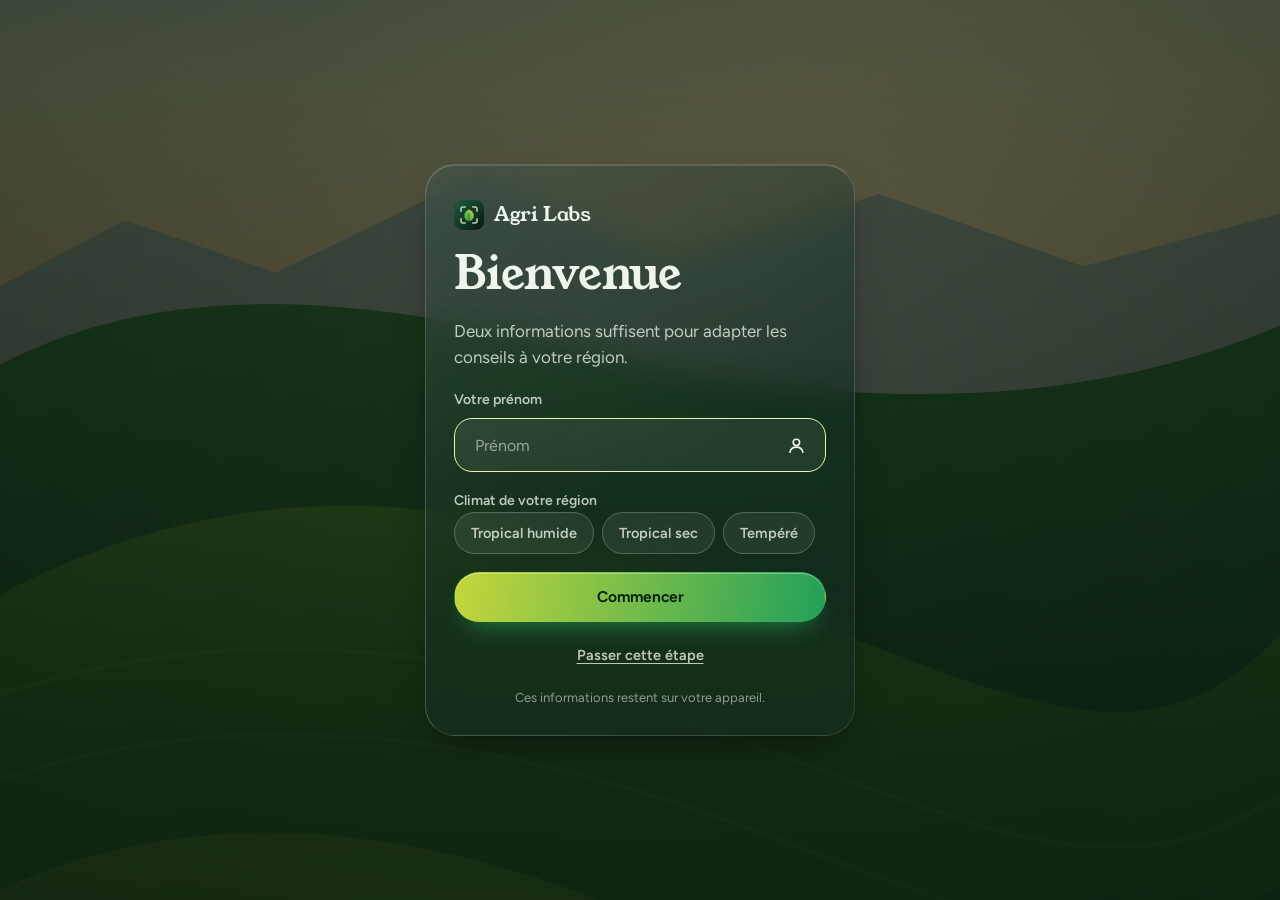
<file: index.html>
<!DOCTYPE html>
<html lang="fr">
<head>
<meta charset="utf-8">
<meta name="viewport" content="width=device-width,initial-scale=1,viewport-fit=cover">
<title>Agri Labs — Académie agricole et scanner de plantes par IA</title>
<meta name="description" content="Agri Labs : des cours d'agriculture, un simulateur de croissance, un test de niveau et un scanner de plantes par IA, dans une application installable.">
<meta name="theme-color" content="#0e2a1d">
<meta name="color-scheme" content="dark">
<meta name="agrilabs-api" content="/api/analyze">
<link rel="manifest" href="manifest.webmanifest">
<link rel="icon" type="image/svg+xml" href="icons/icon.svg">
<link rel="icon" type="image/png" sizes="192x192" href="icons/icon-192.png">
<link rel="apple-touch-icon" href="icons/apple-touch-icon.png">
<meta name="mobile-web-app-capable" content="yes">
<meta name="apple-mobile-web-app-capable" content="yes">
<meta name="apple-mobile-web-app-title" content="Agri Labs">
<meta name="apple-mobile-web-app-status-bar-style" content="black-translucent">
<link rel="preconnect" href="https://fonts.googleapis.com">
<link rel="preconnect" href="https://fonts.gstatic.com" crossorigin>
<link href="https://fonts.googleapis.com/css2?family=Figtree:wght@400;500;600;700&family=Young+Serif&display=swap" rel="stylesheet">
<style>
/* =====================================================================
   Agri Labs — feuille de style
   Verre dépoli sur vert forêt. Un seul élément marquant : le bouton Scanner.
   ===================================================================== */
:root{
  --ink:#071a12; --forest:#0e2a1d; --moss:#1b4a33;
  --leaf:#22a05a; --lime:#c4d63b; --sage:#c3dbb2; --sage-2:#a6c795; --peach:#f0c48e;
  --ok:#8fe0a4; --warn:#f6c98d; --bad:#ff9d85;
  --txt:#eef5ea; --txt-2:rgba(238,245,234,.78); --txt-3:rgba(238,245,234,.56);
  --glass:rgba(11,35,24,.5); --glass-strong:rgba(9,28,19,.8);
  --rim:rgba(255,255,255,.22); --rim-2:rgba(255,255,255,.11);
  --blur:16px;
  --r-xl:30px; --r-lg:24px; --r-md:18px; --r-sm:12px;
  --ease:cubic-bezier(.22,.8,.24,1);
  --safe-top:env(safe-area-inset-top,0px); --safe-bottom:env(safe-area-inset-bottom,0px);
  --f-body:'Figtree',system-ui,-apple-system,'Segoe UI',Roboto,sans-serif;
  --f-disp:'Young Serif',Georgia,'Times New Roman',serif;
}
*,*::before,*::after{box-sizing:border-box}
*{margin:0}
ul,ol{padding:0}
html{-webkit-text-size-adjust:100%;color-scheme:dark;background:var(--ink)}
body{font-family:var(--f-body);font-size:16px;line-height:1.55;color:var(--txt);min-height:100vh;min-height:100dvh;overflow-x:hidden;-webkit-tap-highlight-color:transparent;text-rendering:optimizeLegibility}
body.has-overlay{overflow:hidden}
h1,h2,h3{font-family:var(--f-disp);font-weight:400;letter-spacing:-.012em;line-height:1.12;text-wrap:balance}
h1{font-size:clamp(31px,7.6vw,46px)}
h2{font-size:22px}
h3{font-size:19px}
p{text-wrap:pretty}
b,strong{font-weight:650}
a{color:inherit}
button{font:inherit;color:inherit}
img,svg,video{display:block;max-width:100%}
[hidden]{display:none!important}
.sr{position:absolute;width:1px;height:1px;overflow:hidden;clip:rect(0 0 0 0);white-space:nowrap}
:focus-visible{outline:2px solid #e6f6b0;outline-offset:3px;border-radius:6px}
::selection{background:rgba(196,214,59,.35)}
.tiny{font-size:13px;color:var(--txt-3)}
.lead{font-size:17px;color:var(--txt-2);max-width:56ch}

/* ---------- icônes ---------- */
.ic{width:1.3em;height:1.3em;flex:none;fill:none;stroke:currentColor;stroke-width:1.8;stroke-linecap:round;stroke-linejoin:round}
.mark{width:30px;height:30px;flex:none}

/* ---------- fond ---------- */
.bg{position:fixed;inset:0;z-index:-1;overflow:hidden;background:var(--ink)}
.bg svg{position:absolute;inset:0;width:100%;height:100%}

/* ---------- verre ---------- */
.glass,.glass-strong{
  position:relative;
  border:1px solid var(--rim-2);border-top-color:var(--rim);border-left-color:var(--rim);
  box-shadow:0 18px 40px -18px rgba(0,0,0,.6),inset 0 1px 0 rgba(255,255,255,.14);
}
.glass{
  background:linear-gradient(150deg,rgba(255,255,255,.13),rgba(255,255,255,.03) 55%),var(--glass);
  -webkit-backdrop-filter:blur(var(--blur)) saturate(135%);backdrop-filter:blur(var(--blur)) saturate(135%);
  border-radius:var(--r-lg);
}
.glass-strong{
  background:linear-gradient(150deg,rgba(255,255,255,.1),rgba(255,255,255,.02) 55%),var(--glass-strong);
  -webkit-backdrop-filter:blur(22px) saturate(140%);backdrop-filter:blur(22px) saturate(140%);
}
.lite .glass,.lite .glass-strong,.lite .top{-webkit-backdrop-filter:none;backdrop-filter:none;background:rgba(12,38,26,.93)}
.lite .glass{box-shadow:none}
@supports not ((backdrop-filter:blur(1px)) or (-webkit-backdrop-filter:blur(1px))){
  .glass,.glass-strong,.top{background:rgba(12,38,26,.93)}
}

/* ---------- boutons ---------- */
.btn{display:inline-flex;align-items:center;justify-content:center;gap:10px;min-height:50px;padding:0 24px;border-radius:999px;border:1px solid transparent;font-weight:650;font-size:15.5px;line-height:1;text-decoration:none;cursor:pointer;transition:transform .18s var(--ease),filter .2s,background .2s;-webkit-user-select:none;user-select:none}
.btn:active{transform:scale(.97)}
.btn.primary{background:linear-gradient(100deg,#c4d63b,#22a05a);color:#08200f;box-shadow:0 12px 26px -12px rgba(34,160,90,.85),inset 0 1px 0 rgba(255,255,255,.35)}
.btn.primary:hover{filter:brightness(1.06)}
.btn.sage{background:linear-gradient(180deg,#d6e9c8,#a9c99a);color:#0b2316}
.btn.ghost{background:rgba(255,255,255,.09);border-color:var(--rim);color:var(--txt)}
.btn.ghost:hover{background:rgba(255,255,255,.15)}
.btn.sm{min-height:42px;padding:0 18px;font-size:14.5px}
.btn.block{display:flex;width:100%}
.btn[disabled]{opacity:.5;pointer-events:none}
.linkbtn{background:none;border:0;padding:10px;color:var(--txt-2);font-weight:600;font-size:14.5px;text-decoration:underline;text-underline-offset:3px;cursor:pointer}
.link{color:var(--sage);font-weight:600;font-size:14.5px;text-underline-offset:3px}
.icon-btn{width:44px;height:44px;border-radius:50%;display:grid;place-items:center;flex:none;background:rgba(255,255,255,.09);border:1px solid var(--rim-2);color:var(--txt);cursor:pointer;transition:background .2s,transform .18s var(--ease)}
.icon-btn:hover{background:rgba(255,255,255,.16)}
.icon-btn:active{transform:scale(.94)}
.glassbtn{background:rgba(8,24,16,.55);-webkit-backdrop-filter:blur(10px);backdrop-filter:blur(10px);border-color:rgba(255,255,255,.25)}
.avatar{width:44px;height:44px;border-radius:50%;display:grid;place-items:center;flex:none;background:linear-gradient(140deg,#c4d63b,#22a05a);color:#08200f;font-weight:700;font-size:17px;border:0;cursor:pointer}

/* ---------- puces ---------- */
.chip{display:inline-flex;align-items:center;gap:6px;min-height:28px;padding:3px 12px;border-radius:999px;font-weight:600;font-size:13px;line-height:1.2;background:rgba(255,255,255,.1);border:1px solid var(--rim-2);color:var(--txt-2)}
.chip .ic{width:1.1em;height:1.1em}
.chips{display:flex;flex-wrap:wrap;gap:8px}
.st-done{background:rgba(143,224,164,.16);border-color:rgba(143,224,164,.42);color:#b5f2c5}
.st-doing{background:rgba(240,196,142,.16);border-color:rgba(240,196,142,.42);color:#f8dcb4}

/* ---------- bienvenue / profil ---------- */
.welcome{position:fixed;inset:0;z-index:90;display:grid;grid-template-columns:minmax(0,1fr);place-items:center;padding:calc(20px + var(--safe-top)) 20px calc(20px + var(--safe-bottom));overflow-y:auto;background:radial-gradient(120% 90% at 50% 40%,rgba(6,22,14,.05),rgba(6,22,14,.55))}
.w-card{width:min(100%,430px);padding:34px 28px 26px;border-radius:var(--r-xl);display:flex;flex-direction:column;gap:18px;animation:rise .7s var(--ease) both}
.w-brand{display:flex;align-items:center;gap:10px;font-family:var(--f-disp);font-size:20px}
.w-card h1{font-size:clamp(36px,10vw,46px)}
.field{display:flex;flex-direction:column;gap:8px;border:0;padding:0;min-width:0}
.f-label{font-size:14px;font-weight:600;color:var(--txt-2);padding:0}
.inp{display:flex;align-items:center;gap:10px;height:54px;padding:0 18px;border-radius:var(--r-md);background:rgba(255,255,255,.07);border:1px solid var(--rim);color:var(--txt-3)}
.inp:focus-within{border-color:#e6f6b0;color:var(--txt)}
.inp input{flex:1;min-width:0;height:100%;background:none;border:0;outline:0;color:var(--txt);font:inherit;font-size:16px}
.inp input::placeholder{color:var(--txt-3)}
.chip-radio{position:relative;cursor:pointer}
.chip-radio input{position:absolute;opacity:0;inset:0;cursor:pointer}
.chip-radio span{display:inline-flex;align-items:center;min-height:42px;padding:0 16px;border-radius:999px;border:1px solid var(--rim);background:rgba(255,255,255,.07);font-weight:600;font-size:14.5px;color:var(--txt-2);transition:background .2s,color .2s}
.chip-radio input:checked + span{background:var(--sage);color:#0b2316;border-color:transparent}
.chip-radio input:focus-visible + span{outline:2px solid #e6f6b0;outline-offset:3px}
.w-card .linkbtn{align-self:center;margin-top:-6px}
.w-card .tiny{text-align:center;margin-top:-6px}

/* ---------- barre du haut + menu qui défile ---------- */
.top{position:sticky;top:0;z-index:30;padding-top:var(--safe-top);background:linear-gradient(180deg,rgba(5,20,13,.8),rgba(5,20,13,.5));-webkit-backdrop-filter:blur(14px);backdrop-filter:blur(14px);border-bottom:1px solid var(--rim-2)}
.appbar{display:flex;align-items:center;justify-content:space-between;gap:12px;height:60px;padding:0 14px;max-width:1000px;margin:0 auto}
.brand{display:flex;align-items:center;gap:10px;font-family:var(--f-disp);font-size:22px;text-decoration:none}
.install-slot:empty{display:none}

/* ---------- pages ---------- */
#main{outline:0}
.page{width:min(100%,1000px);margin:0 auto;padding:18px 16px calc(118px + var(--safe-bottom));display:flex;flex-direction:column;gap:20px}
.page.enter-r{animation:inR .4s var(--ease) both}
.page.enter-l{animation:inL .4s var(--ease) both}
@keyframes inR{from{opacity:0;transform:translateX(42px)}to{opacity:1;transform:none}}
@keyframes inL{from{opacity:0;transform:translateX(-42px)}to{opacity:1;transform:none}}
@keyframes rise{from{opacity:0;transform:translateY(22px) scale(.98)}to{opacity:1;transform:none}}
.pg-head{display:flex;flex-direction:column;gap:12px;padding:6px 2px 2px}
.sec-title{display:flex;align-items:baseline;justify-content:space-between;gap:12px;padding:0 2px}
.back{display:inline-flex;align-items:center;gap:8px;align-self:flex-start;min-height:40px;padding:0 14px 0 10px;border-radius:999px;background:rgba(255,255,255,.08);border:1px solid var(--rim-2);color:var(--txt-2);font-weight:600;font-size:14.5px;text-decoration:none}
.back:hover{background:rgba(255,255,255,.14)}

/* ---------- accueil ---------- */
.hero{padding:28px 24px 24px;border-radius:var(--r-xl);display:flex;flex-direction:column;gap:14px}
.hero h1{font-size:clamp(34px,9vw,58px);line-height:1.04;max-width:14ch}
@media(min-width:900px){.hero h1{max-width:22ch}}
.hello{font-weight:600;color:var(--sage);font-size:15.5px}
.actions{display:flex;flex-wrap:wrap;gap:10px;margin-top:6px}
.journey{display:grid;grid-template-columns:auto 1fr;gap:16px;align-items:center;padding:18px}
.journey .btn{grid-column:1 / -1}
.medal{width:64px;height:64px;border-radius:50%;display:grid;place-items:center;border:1px solid var(--rim);background:rgba(255,255,255,.08);color:var(--txt-2)}
.medal .ic{width:30px;height:30px}
.medal.debutant{background:rgba(143,224,164,.16);color:#b5f2c5;border-color:rgba(143,224,164,.45)}
.medal.amateur{background:rgba(196,214,59,.16);color:#e4f27f;border-color:rgba(196,214,59,.5)}
.medal.confirme{background:rgba(240,196,142,.18);color:#f8dcb4;border-color:rgba(240,196,142,.5)}
.medal.pro{background:linear-gradient(140deg,#c4d63b,#22a05a);color:#08200f;border-color:transparent}
.j-body h2{font-size:21px}
.j-body p{color:var(--txt-2);font-size:14.5px;margin:2px 0 10px}
.segs{display:flex;gap:6px}
.segs i{flex:1;height:6px;border-radius:99px;background:rgba(255,255,255,.14)}
.segs i.on{background:linear-gradient(90deg,#c4d63b,#22a05a)}
.rail-x{display:flex;gap:12px;overflow-x:auto;scroll-snap-type:x mandatory;padding:4px 16px 14px;margin:0 -16px;scrollbar-width:none;overscroll-behavior-x:contain}
.rail-x::-webkit-scrollbar{display:none}
.rail-x > *{flex:0 0 min(80%,310px);scroll-snap-align:start}
.rail-x > *:last-child{margin-right:0}
.tip{padding:20px 22px;display:flex;flex-direction:column;gap:8px}
.tip h2{font-size:19px;color:var(--sage)}
.tip p{color:var(--txt);font-size:16.5px;max-width:60ch}
.install{display:flex;align-items:center;gap:14px;padding:14px 14px 14px 18px;border-radius:var(--r-md)}
.install .ic{width:26px;height:26px;color:var(--lime)}
.install p{flex:1;font-size:14.5px;color:var(--txt-2);line-height:1.4}
.install p b{display:block;color:var(--txt);font-size:15.5px}

/* ---------- modules ---------- */
.mod{display:flex;flex-direction:column;gap:10px;padding:18px;text-decoration:none;color:inherit;transition:transform .25s var(--ease),border-color .25s}
.mod:hover{transform:translateY(-3px);border-top-color:rgba(255,255,255,.4)}
.mod-n{width:36px;height:36px;border-radius:50%;display:grid;place-items:center;background:rgba(196,214,59,.16);border:1px solid rgba(196,214,59,.45);color:#e4f27f;font-weight:700;font-size:15.5px}
.mod h3{margin-top:2px}
.mod p{font-size:14.5px;color:var(--txt-2);display:-webkit-box;-webkit-line-clamp:3;-webkit-box-orient:vertical;overflow:hidden}
.mod-meta{display:flex;flex-wrap:wrap;gap:8px;margin-top:auto;padding-top:4px}
.mod-grid{display:grid;grid-template-columns:1fr;gap:14px}
@media(min-width:760px){.mod-grid{grid-template-columns:1fr 1fr}}
.prog{display:flex;align-items:center;gap:12px;font-size:14.5px;font-weight:600;color:var(--txt-2)}
.bar{flex:1;height:8px;border-radius:99px;background:rgba(255,255,255,.14);overflow:hidden}
.bar i{display:block;height:100%;border-radius:99px;background:linear-gradient(90deg,#c4d63b,#22a05a);transition:width .5s var(--ease)}

/* ---------- cours ---------- */
.c-head{padding:24px 22px;display:flex;flex-direction:column;gap:12px;border-radius:var(--r-xl)}
.c-head .meta{display:flex;flex-wrap:wrap;gap:8px}
.lessons{display:flex;flex-direction:column;gap:12px}
details.lesson{border-radius:var(--r-md)}
details.lesson summary{list-style:none;display:flex;align-items:center;gap:14px;padding:16px 18px;cursor:pointer;min-height:64px}
details.lesson summary::-webkit-details-marker{display:none}
.ln{width:34px;height:34px;border-radius:50%;flex:none;display:grid;place-items:center;font-weight:700;font-size:14.5px;background:rgba(196,214,59,.16);border:1px solid rgba(196,214,59,.45);color:#e4f27f}
details.lesson summary h2{flex:1;font-size:19px}
.chev{transition:transform .3s var(--ease);color:var(--txt-2)}
details.lesson[open] .chev{transform:rotate(180deg)}
.lbody{padding:0 20px 20px;color:var(--txt-2);max-width:72ch}
.lbody p{margin-bottom:12px}
.lbody h4{font-family:var(--f-disp);font-weight:400;font-size:18px;color:var(--txt);margin:18px 0 8px}
.lbody ul{list-style:none;display:flex;flex-direction:column;gap:10px;margin:8px 0 14px}
.lbody li{position:relative;padding-left:20px;font-size:15.5px}
.lbody li::before{content:"";position:absolute;left:2px;top:.72em;width:8px;height:2px;border-radius:2px;background:var(--lime)}
.lbody li b{color:var(--txt)}
.tbl-wrap{overflow-x:auto;margin:14px 0 14px;border-radius:var(--r-sm);border:1px solid var(--rim-2);background:rgba(0,0,0,.18)}
.tbl{width:100%;min-width:520px;border-collapse:collapse;font-size:14.5px}
.tbl th{text-align:left;padding:11px 14px;background:rgba(255,255,255,.1);color:var(--sage);font-weight:650;font-size:13.5px}
.tbl td{padding:11px 14px;border-top:1px solid var(--rim-2);vertical-align:top}
.tbl td:first-child{color:var(--txt);font-weight:600}
.tbl-note{font-size:13px;color:var(--txt-3);margin-top:-6px}
.callout{margin:16px 0 4px;padding:14px 16px;border-radius:var(--r-sm);border-left:3px solid var(--lime);background:rgba(196,214,59,.09);font-size:15px}
.callout b{display:block;color:var(--txt);font-family:var(--f-disp);font-weight:400;font-size:17px;margin-bottom:3px}
.todo{padding:20px 20px 12px}
.todo-head{display:flex;justify-content:space-between;align-items:baseline;gap:12px;margin-bottom:6px}
.todo-head span{font-size:14px;font-weight:600;color:var(--txt-2)}
.check{display:flex;gap:14px;align-items:flex-start;padding:13px 0;border-top:1px solid var(--rim-2);cursor:pointer;font-size:15.5px}
.check input{appearance:none;-webkit-appearance:none;width:24px;height:24px;margin-top:1px;flex:none;border-radius:8px;border:1.5px solid var(--rim);background:rgba(255,255,255,.06);display:grid;place-items:center;cursor:pointer}
.check input:checked{background:linear-gradient(140deg,#c4d63b,#22a05a);border-color:transparent}
.check input:checked::after{content:"";width:6px;height:11px;border:solid #08200f;border-width:0 2.5px 2.5px 0;transform:rotate(45deg) translate(-1px,-1px)}
.check input:checked + span{color:var(--txt-3);text-decoration:line-through}
.quiz-box{padding:20px 20px 16px}
.q-head{display:flex;justify-content:space-between;align-items:center;gap:12px;margin-bottom:6px}
.score{font-weight:700;font-size:15px;color:var(--lime)}
.q{padding:16px 0;border-top:1px solid var(--rim-2)}
.qt{font-weight:650;font-size:16.5px;line-height:1.4;margin-bottom:12px}
.opts{display:flex;flex-direction:column;gap:9px}
.opt{display:flex;align-items:center;gap:12px;width:100%;min-height:50px;padding:11px 16px;text-align:left;border-radius:var(--r-sm);background:rgba(255,255,255,.07);border:1px solid var(--rim-2);color:var(--txt);font-size:15.5px;line-height:1.35;cursor:pointer;transition:background .2s,border-color .2s}
.opt:hover{background:rgba(255,255,255,.13)}
.opt.good{background:rgba(143,224,164,.18);border-color:rgba(143,224,164,.6)}
.opt.bad{background:rgba(255,157,133,.15);border-color:rgba(255,157,133,.55)}
.opt:disabled{cursor:default}
.opt .ic{margin-left:auto;width:1.2em;height:1.2em}
.opt.idk{min-height:44px;justify-content:center;background:transparent;border-style:dashed;color:var(--txt-3);font-size:14.5px}
.opt.idk:hover{background:rgba(255,255,255,.07);color:var(--txt-2)}
.opt.skip{background:rgba(255,255,255,.1);border-style:solid;color:var(--txt-2)}
.why{margin-top:12px;padding:12px 14px;border-radius:var(--r-sm);background:rgba(255,255,255,.07);font-size:14.5px;color:var(--txt-2);animation:fade .3s both}
@keyframes fade{from{opacity:0;transform:translateY(-4px)}to{opacity:1;transform:none}}
.q-res{margin-top:6px;padding:16px;border-radius:var(--r-md);background:rgba(196,214,59,.1);border:1px solid rgba(196,214,59,.3);display:flex;flex-direction:column;gap:12px;align-items:flex-start}
.c-nav{display:flex;justify-content:space-between;gap:10px;flex-wrap:wrap}

/* ---------- croissance ---------- */
.factor{padding:20px;display:flex;flex-direction:column;gap:8px}
.factor .ic{width:30px;height:30px;color:var(--lime)}
.factor h3{margin-top:4px}
.factor p{font-size:14.5px;color:var(--txt-2)}
.factor .opt-line{margin-top:auto;padding-top:10px;font-weight:650;font-size:14.5px;color:var(--sage)}
.sim{padding:20px;display:grid;grid-template-columns:minmax(0,1fr);gap:22px}
@media(min-width:820px){.sim{grid-template-columns:minmax(0,5fr) minmax(0,6fr);padding:28px}}
.plant-stage{display:flex;flex-direction:column;align-items:center;gap:16px;padding:16px;border-radius:var(--r-md);background:rgba(0,0,0,.22);border:1px solid var(--rim-2)}
.plant-stage svg.plant{width:min(240px,62vw);height:auto}
.plant{--grow:.62;--leaf:#57A45F;--stem:#7FBF7A}
.plant .stem{transform-box:view-box;transform-origin:160px 302px;transform:scaleY(var(--grow));transition:transform .75s var(--ease)}
.plant .leafwrap{transform-box:fill-box;transform-origin:left center;transform:scale(calc(.32 + .68 * var(--grow)));transition:transform .75s var(--ease)}
.plant .leafwrap.mirror{transform:scale(calc(.32 + .68 * var(--grow))) scaleX(-1)}
.plant .leaf{fill:var(--leaf);transition:fill .75s var(--ease)}
.plant.wilt .leafwrap{transform:scale(calc(.32 + .68 * var(--grow))) rotate(19deg)}
.plant.wilt .leafwrap.mirror{transform:scale(calc(.32 + .68 * var(--grow))) scaleX(-1) rotate(19deg)}
.plant .root{stroke:var(--stem);opacity:.62;transition:stroke .75s var(--ease)}
.plant .drop{fill:#8FC7E8;opacity:0}
.plant.wet .drop{animation:fall 2.4s linear infinite}
.plant.wet .drop:nth-of-type(2){animation-delay:.8s}
.plant.wet .drop:nth-of-type(3){animation-delay:1.55s}
@keyframes fall{0%{opacity:0;transform:translateY(-14px)}22%{opacity:.85}100%{opacity:0;transform:translateY(46px)}}
.readouts{width:100%;display:grid;grid-template-columns:1fr 1fr;gap:10px}
.readout{padding:10px 12px;border-radius:var(--r-sm);background:rgba(255,255,255,.06)}
.readout .k{font-size:12.5px;color:var(--txt-3);font-weight:600}
.readout .v{font-weight:700;font-size:19px}
.readout .v small{font-size:12.5px;font-weight:500;color:var(--txt-2)}
.gauge{height:6px;margin-top:6px;border-radius:99px;background:rgba(255,255,255,.14);overflow:hidden}
.gauge i{display:block;height:100%;border-radius:99px;transition:width .5s var(--ease),background .5s}
.sim h2{margin-bottom:4px}
.sliders{display:flex;flex-direction:column;gap:16px;margin:16px 0}
.slider-row .top-row{display:flex;justify-content:space-between;gap:10px;margin-bottom:6px;font-size:14.5px}
.slider-row label{font-weight:600}
.slider-row output{font-weight:700;color:var(--lime);font-variant-numeric:tabular-nums}
input[type=range]{-webkit-appearance:none;appearance:none;width:100%;height:30px;background:transparent;cursor:pointer}
input[type=range]::-webkit-slider-runnable-track{height:6px;border-radius:99px;background:rgba(255,255,255,.2)}
input[type=range]::-moz-range-track{height:6px;border-radius:99px;background:rgba(255,255,255,.2)}
input[type=range]::-webkit-slider-thumb{-webkit-appearance:none;width:26px;height:26px;margin-top:-10px;border-radius:50%;background:linear-gradient(140deg,#d8ea5a,#22a05a);border:2px solid #fff;box-shadow:0 4px 12px rgba(0,0,0,.4)}
input[type=range]::-moz-range-thumb{width:24px;height:24px;border-radius:50%;background:linear-gradient(140deg,#d8ea5a,#22a05a);border:2px solid #fff}
.presets{display:flex;gap:8px;overflow-x:auto;padding-bottom:4px;scrollbar-width:none}
.presets::-webkit-scrollbar{display:none}
.preset{flex:none;min-height:42px;padding:0 16px;border-radius:999px;border:1px solid var(--rim);background:rgba(255,255,255,.07);font-weight:600;font-size:14.5px;color:var(--txt-2);cursor:pointer}
.preset.on{background:var(--sage);color:#0b2316;border-color:transparent}
.verdict{margin-top:14px;padding:14px 16px;border-radius:var(--r-sm);background:rgba(196,214,59,.1);border-left:3px solid var(--lime);font-size:15px;color:var(--txt-2)}
.verdict b{display:block;font-family:var(--f-disp);font-weight:400;font-size:18px;color:var(--txt);margin-bottom:2px}

/* ---------- test de niveau ---------- */
.q-intro{padding:24px 22px;display:flex;flex-direction:column;gap:16px;border-radius:var(--r-xl)}
.facts{list-style:none;display:flex;flex-direction:column;gap:10px;color:var(--txt-2)}
.facts li{display:flex;gap:12px;align-items:flex-start;font-size:15.5px}
.facts .ic{margin-top:2px;color:var(--lime)}
.last-res{display:flex;align-items:center;gap:14px;padding:14px;border-radius:var(--r-md);background:rgba(255,255,255,.07)}
.last-res b{display:block}
.last-res small{color:var(--txt-2)}
.lv-top{display:flex;align-items:center;gap:12px}
.lv-top .bar{height:8px}
.lv-top span{font-weight:700;font-size:14.5px;color:var(--txt-2);font-variant-numeric:tabular-nums}
.lv-card{padding:24px 22px;display:flex;flex-direction:column;gap:16px;border-radius:var(--r-xl)}
.lv-meta{display:flex;align-items:center;gap:12px}
.dots{display:inline-flex;gap:4px}
.dots i{width:8px;height:8px;border-radius:50%;background:rgba(255,255,255,.2)}
.dots i.on{background:var(--lime)}
.lv-q{font-size:clamp(22px,5.4vw,28px);line-height:1.2}
.lv-fb{display:flex;flex-direction:column;gap:12px;animation:fade .3s both}
.lv-fb .verdict-line{font-weight:700;font-size:16px}
.lv-fb .verdict-line.ok{color:var(--ok)}
.lv-fb .verdict-line.ko{color:var(--bad)}
.lv-fb .verdict-line.skip{color:var(--txt-2)}
.lv-fb .why{margin-top:0}
.lv-res{padding:26px 22px;display:flex;flex-direction:column;gap:18px;border-radius:var(--r-xl)}
.lv-res-top{display:flex;align-items:center;gap:20px}
.ring{position:relative;width:112px;height:112px;flex:none}
.ring svg{width:100%;height:100%;transform:rotate(-90deg)}
.ring circle{fill:none;stroke-width:9;stroke-linecap:round}
.ring .tr{stroke:rgba(255,255,255,.14)}
.ring .fg{stroke:url(#ringGrad);transition:stroke-dashoffset 1s var(--ease)}
.ring .pts{position:absolute;inset:0;display:grid;place-content:center;text-align:center;font-weight:700;font-size:24px;line-height:1}
.ring .pts small{display:block;font-size:12.5px;font-weight:500;color:var(--txt-2);margin-top:4px}
.lv-name{font-size:clamp(30px,8vw,40px)}
.lv-res p.d{color:var(--txt-2);max-width:56ch}
.th-list{display:flex;flex-direction:column;gap:12px}
.th-row{display:grid;grid-template-columns:118px 1fr auto;gap:12px;align-items:center;font-size:14.5px}
.th-row .bar{height:8px}
.th-row .bar i.low{background:linear-gradient(90deg,#f6c98d,#ff9d85)}
.th-row span:last-child{font-weight:700;font-variant-numeric:tabular-nums;color:var(--txt-2)}
.reco{padding:16px;border-radius:var(--r-md);background:rgba(196,214,59,.1);border:1px solid rgba(196,214,59,.3);display:flex;flex-direction:column;gap:10px}
.reco a{display:flex;align-items:center;justify-content:space-between;gap:10px;padding:12px 14px;border-radius:var(--r-sm);background:rgba(255,255,255,.08);text-decoration:none;font-weight:600}
.reco a small{display:block;font-weight:500;color:var(--txt-2)}
.res-actions{display:flex;flex-wrap:wrap;gap:10px}

/* ---------- scanner (page) ---------- */
.scan-cta{padding:26px 22px;display:flex;flex-direction:column;gap:16px;border-radius:var(--r-xl);align-items:flex-start}
.vf{position:relative;width:96px;height:96px;margin-bottom:2px}
.vf svg{width:100%;height:100%;fill:none;stroke:var(--sage);stroke-width:1.5;stroke-linecap:round;stroke-linejoin:round}
.vf .lf{fill:url(#gMarkLeaf);stroke:none}
.scan-cta .row{display:flex;flex-wrap:wrap;gap:10px}
.note-off{display:flex;gap:10px;align-items:center;padding:10px 14px;border-radius:var(--r-sm);background:rgba(255,157,133,.14);color:#ffd2c6;font-size:14.5px}
.tips-photo{padding:20px 22px}
.tips-photo ul{list-style:none;display:flex;flex-direction:column;gap:10px;margin-top:12px}
.tips-photo li{display:flex;gap:12px;color:var(--txt-2);font-size:15.5px}
.tips-photo .ic{margin-top:2px;color:var(--lime)}
.hist{display:flex;flex-direction:column;gap:10px}
.hist-item{display:flex;align-items:center;gap:14px;width:100%;padding:10px 14px 10px 10px;border-radius:var(--r-md);text-align:left;cursor:pointer;color:inherit}
.hist-item img{width:62px;height:62px;border-radius:var(--r-sm);object-fit:cover;flex:none;background:rgba(255,255,255,.08)}
.hist-item .hi{flex:1;min-width:0}
.hist-item b{display:block;font-size:16px;white-space:nowrap;overflow:hidden;text-overflow:ellipsis}
.hist-item small{color:var(--txt-2);font-size:13.5px}
.dot{width:10px;height:10px;border-radius:50%;flex:none;background:var(--ok)}
.dot.watch{background:var(--warn)}
.dot.problem{background:var(--bad)}
.dot.none{background:var(--txt-3)}
.empty{padding:26px 22px;text-align:center;color:var(--txt-2);border-radius:var(--r-lg);border:1.5px dashed var(--rim)}

/* ---------- à propos ---------- */
.about{padding:22px;display:flex;flex-direction:column;gap:12px}
.about ul{list-style:none;display:flex;flex-direction:column;gap:12px;color:var(--txt-2)}
.about li{display:flex;gap:12px;font-size:15.5px}
.about li .ic{margin-top:2px;color:var(--lime)}
.founder blockquote{font-family:var(--f-disp);font-size:clamp(20px,5vw,25px);line-height:1.3;color:var(--txt)}
.founder .sign{display:flex;flex-direction:column;color:var(--txt-2);font-size:14.5px}
.founder .sign b{color:var(--txt);font-size:17px}

/* ---------- menu latéral ---------- */
.scrim{position:fixed;inset:0;z-index:60;background:rgba(2,10,6,.6);opacity:0;pointer-events:none;transition:opacity .3s}
.scrim.on{opacity:1;pointer-events:auto}
.drawer{position:fixed;top:0;bottom:0;left:0;z-index:70;width:min(88vw,350px);display:flex;flex-direction:column;gap:14px;padding:calc(16px + var(--safe-top)) 16px calc(16px + var(--safe-bottom));overflow-y:auto;border-radius:0 var(--r-xl) var(--r-xl) 0;transform:translateX(-104%);visibility:hidden;transition:transform .4s var(--ease),visibility 0s .4s}
.drawer.open{transform:none;visibility:visible;transition:transform .4s var(--ease),visibility 0s}
.dr-head{display:flex;align-items:center;justify-content:space-between;gap:12px}
.dr-profile{display:flex;align-items:center;gap:14px;width:100%;padding:14px;border-radius:var(--r-md);text-align:left;cursor:pointer;color:inherit}
.dr-profile .avatar{cursor:inherit}
.dr-profile span.t{flex:1;min-width:0}
.dr-profile b{display:block;font-size:16.5px}
.dr-profile small{color:var(--txt-2);font-size:13.5px}
.dr-profile .ic.r{transform:rotate(-90deg);color:var(--txt-3)}
.dr-nav{display:flex;flex-direction:column;gap:4px}
.dr-link{display:flex;align-items:center;gap:14px;min-height:50px;padding:0 14px;border-radius:var(--r-sm);text-decoration:none;font-weight:600;font-size:16px;color:var(--txt-2);cursor:pointer;background:none;border:0;width:100%;text-align:left}
.dr-link:hover{background:rgba(255,255,255,.08)}
.dr-link[aria-current="page"]{background:var(--sage);color:#0b2316}
.dr-link.sub{min-height:44px;padding-left:52px;font-size:15px;font-weight:500}
details.dr-group summary{list-style:none}
details.dr-group summary::-webkit-details-marker{display:none}
details.dr-group summary .chev{margin-left:auto}
details.dr-group[open] summary .chev{transform:rotate(180deg)}
.dr-foot{margin-top:auto;display:flex;flex-direction:column;gap:6px;padding-top:12px;border-top:1px solid var(--rim-2)}
.toggle{display:flex;align-items:center;justify-content:space-between;gap:12px;min-height:50px;padding:0 14px;font-weight:600;font-size:15px;color:var(--txt-2);cursor:pointer}
.toggle input{appearance:none;-webkit-appearance:none;width:46px;height:28px;border-radius:99px;background:rgba(255,255,255,.18);position:relative;cursor:pointer;transition:background .25s;flex:none}
.toggle input::after{content:"";position:absolute;top:3px;left:3px;width:22px;height:22px;border-radius:50%;background:#fff;transition:transform .25s var(--ease)}
.toggle input:checked{background:var(--leaf)}
.toggle input:checked::after{transform:translateX(18px)}
.ver{padding:6px 14px 0;font-size:12.5px;color:var(--txt-3)}

/* ---------- choix photo ---------- */
.sheet{position:fixed;left:0;right:0;bottom:0;z-index:70;width:min(100%,560px);margin:0 auto;padding:12px 20px calc(24px + var(--safe-bottom));border-radius:var(--r-xl) var(--r-xl) 0 0;display:flex;flex-direction:column;gap:14px;transform:translateY(108%);visibility:hidden;transition:transform .4s var(--ease),visibility 0s .4s}
.sheet.open{transform:none;visibility:visible;transition:transform .4s var(--ease),visibility 0s}
.grip{width:44px;height:5px;border-radius:99px;background:rgba(255,255,255,.3);align-self:center;margin-bottom:6px}
.sheet-lead{color:var(--txt-2);font-size:15.5px}
.sheet-choices{display:grid;grid-template-columns:1fr 1fr;gap:12px}
.choice{display:flex;flex-direction:column;align-items:flex-start;gap:6px;padding:18px 16px;min-height:132px;border-radius:var(--r-md);background:rgba(255,255,255,.08);border:1px solid var(--rim);text-align:left;cursor:pointer;transition:background .2s,transform .18s var(--ease)}
.choice:hover{background:rgba(255,255,255,.14)}
.choice:active{transform:scale(.97)}
.choice .ic{width:32px;height:32px;color:var(--lime);margin-bottom:6px}
.choice b{font-size:16px;line-height:1.25}
.choice small{color:var(--txt-2);font-size:13.5px}
.sheet-tips{list-style:none;display:flex;flex-direction:column;gap:6px;color:var(--txt-3);font-size:14px;padding-left:2px}
.sheet-tips li::before{content:"";display:inline-block;width:6px;height:6px;border-radius:50%;background:var(--lime);margin-right:10px;vertical-align:middle}

/* ---------- bouton flottant ---------- */
.fab{position:fixed;left:50%;bottom:calc(18px + var(--safe-bottom));transform:translateX(-50%);z-index:40;display:flex;align-items:center;gap:10px;height:60px;padding:0 26px 0 20px;border-radius:999px;border:1px solid rgba(255,255,255,.4);background:linear-gradient(100deg,#c4d63b,#22a05a);color:#08200f;font-weight:700;font-size:16px;cursor:pointer;box-shadow:0 18px 38px -10px rgba(8,70,35,.9),0 0 0 7px rgba(196,214,59,.14),inset 0 1px 0 rgba(255,255,255,.45);transition:padding .35s var(--ease),gap .35s var(--ease),opacity .25s,transform .18s var(--ease)}
.fab .ic{width:26px;height:26px}
.fab-txt{max-width:220px;overflow:hidden;white-space:nowrap;transition:max-width .35s var(--ease),opacity .25s}
.fab.compact{width:60px;padding:0;justify-content:center;gap:0}
.fab.compact .fab-txt{max-width:0;opacity:0}
.fab:active{transform:translateX(-50%) scale(.95)}
.fab.pulse{animation:pulse 1.6s var(--ease) 2}
@keyframes pulse{0%{box-shadow:0 18px 38px -10px rgba(8,70,35,.9),0 0 0 0 rgba(196,214,59,.5),inset 0 1px 0 rgba(255,255,255,.45)}100%{box-shadow:0 18px 38px -10px rgba(8,70,35,.9),0 0 0 26px rgba(196,214,59,0),inset 0 1px 0 rgba(255,255,255,.45)}}
body.has-overlay .fab,body.no-fab .fab{opacity:0;pointer-events:none}
@media(min-width:900px){.fab{left:auto;right:36px;transform:none}.fab:active{transform:scale(.95)}}

/* ---------- scanner plein écran ---------- */
.scan{position:fixed;inset:0;z-index:80;background:#06140d;display:none;flex-direction:column}
.scan.open{display:flex}
.ph{position:absolute;inset:0;display:flex;flex-direction:column;overflow:hidden}
.ph[hidden]{display:none!important}
#camVideo{position:absolute;inset:0;width:100%;height:100%;object-fit:cover;background:#000}
.reticle{position:absolute;inset:20% 11% 24%;pointer-events:none}
.reticle i{position:absolute;width:38px;height:38px;border:3px solid #e6f6b0;opacity:.9}
.reticle i:nth-child(1){top:0;left:0;border-right:0;border-bottom:0;border-top-left-radius:18px}
.reticle i:nth-child(2){top:0;right:0;border-left:0;border-bottom:0;border-top-right-radius:18px}
.reticle i:nth-child(3){bottom:0;right:0;border-left:0;border-top:0;border-bottom-right-radius:18px}
.reticle i:nth-child(4){bottom:0;left:0;border-right:0;border-top:0;border-bottom-left-radius:18px}
.reticle.on i{animation:breathe 1.8s ease-in-out infinite alternate}
@keyframes breathe{from{transform:scale(1)}to{transform:scale(.9)}}
.cam-top{position:absolute;top:0;left:0;right:0;display:flex;align-items:center;gap:12px;padding:calc(14px + var(--safe-top)) 16px 30px;background:linear-gradient(180deg,rgba(0,0,0,.6),transparent)}
.cam-hint{font-size:14.5px;font-weight:600;text-shadow:0 1px 8px rgba(0,0,0,.6)}
.cam-bar{position:absolute;bottom:0;left:0;right:0;display:flex;align-items:center;justify-content:space-around;padding:30px 24px calc(26px + var(--safe-bottom));background:linear-gradient(0deg,rgba(0,0,0,.65),transparent)}
.shutter{width:80px;height:80px;border-radius:50%;border:4px solid #fff;background:transparent;display:grid;place-items:center;cursor:pointer;padding:0;transition:transform .15s}
.shutter i{width:62px;height:62px;border-radius:50%;background:#fff;transition:transform .15s,background .15s}
.shutter:active i{transform:scale(.86);background:#d6ecb0}
.shot{position:absolute;inset:0;width:100%;height:100%;object-fit:cover;filter:brightness(.62) saturate(.9)}
.sweep{position:absolute;left:11%;right:11%;top:20%;height:3px;border-radius:3px;background:linear-gradient(90deg,transparent,#e6f6b0,transparent);box-shadow:0 0 26px 7px rgba(196,214,59,.55);animation:sweep 2.4s ease-in-out infinite alternate}
@keyframes sweep{from{top:20%}to{top:calc(100% - 24%)}}
.an-card{position:absolute;left:16px;right:16px;bottom:calc(24px + var(--safe-bottom));margin:0 auto;max-width:460px;padding:20px;display:flex;flex-direction:column;align-items:center;gap:6px;text-align:center}
.an-title{font-family:var(--f-disp);font-size:22px}
.an-step{color:var(--txt-2);font-size:14.5px;margin-bottom:8px}
.ph-report{background:linear-gradient(180deg,rgba(7,26,18,.92),rgba(5,20,13,.98))}
.rep-top{display:flex;align-items:center;justify-content:space-between;gap:12px;padding:calc(12px + var(--safe-top)) 14px 10px;z-index:2}
.rep-top-title{font-weight:650;font-size:15.5px}
.rep-scroll{flex:1;overflow-y:auto;-webkit-overflow-scrolling:touch;overscroll-behavior:contain}
.rep-in{width:min(100%,720px);margin:0 auto;padding:0 16px 24px;display:flex;flex-direction:column;gap:16px}
.rep-photo{position:relative;height:min(38vh,300px);border-radius:var(--r-xl);overflow:hidden;background:#0a1e15;border:1px solid var(--rim-2)}
.rep-photo img{width:100%;height:100%;object-fit:cover}
.rep-photo::after{content:"";position:absolute;inset:0;background:linear-gradient(180deg,transparent 55%,rgba(5,20,13,.85))}
.rep-photo .chip{position:absolute;left:14px;bottom:14px;z-index:1;backdrop-filter:blur(8px)}
.rep-title{font-size:clamp(30px,8vw,40px)}
.rep-sub{font-style:italic;color:var(--txt-2);margin-top:-8px}
.health{padding:18px;border-radius:var(--r-md);display:flex;gap:14px;align-items:flex-start;background:rgba(143,224,164,.1);border:1px solid rgba(143,224,164,.38)}
.health.watch{background:rgba(240,196,142,.11);border-color:rgba(240,196,142,.4)}
.health.problem{background:rgba(255,157,133,.11);border-color:rgba(255,157,133,.45)}
.health > .ic{width:28px;height:28px;margin-top:2px;color:var(--ok)}
.health.watch > .ic{color:var(--warn)}
.health.problem > .ic{color:var(--bad)}
.health h3{font-size:18px;margin-bottom:4px}
.health p{color:var(--txt-2);font-size:15.5px}
.health ul{margin:8px 0 0 18px;color:var(--txt-2);font-size:15px;display:flex;flex-direction:column;gap:4px}
.rep-sec h2{font-size:21px;margin-bottom:10px}
.needs{display:grid;grid-template-columns:1fr 1fr;gap:10px}
@media(min-width:640px){.needs{grid-template-columns:1fr 1fr 1fr}}
.need{padding:14px;border-radius:var(--r-md);background:rgba(255,255,255,.07);border:1px solid var(--rim-2);display:flex;flex-direction:column;gap:6px}
.need .ic{width:24px;height:24px;color:var(--lime)}
.need b{font-size:14.5px}
.need span{font-size:14px;color:var(--txt-2);line-height:1.4}
.need.full{grid-column:1 / -1}
.tip-list{list-style:none;display:flex;flex-direction:column;gap:10px}
.tip-list li{display:flex;gap:12px;padding:13px 14px;border-radius:var(--r-sm);background:rgba(255,255,255,.07);font-size:15.5px}
.tip-list .ic{margin-top:2px;color:var(--lime)}
.maturity{padding:16px 18px;border-radius:var(--r-md);background:rgba(255,255,255,.07)}
.maturity .row{display:flex;justify-content:space-between;font-size:14.5px;font-weight:600;margin-bottom:8px}
.rep-note{font-size:13px;color:var(--txt-3);text-align:center;padding:4px 10px}
.rep-actions{display:flex;gap:10px;padding:12px 16px calc(14px + var(--safe-bottom));background:linear-gradient(0deg,rgba(5,20,13,.96) 70%,transparent);justify-content:center}
.rep-actions .btn{flex:1;max-width:260px;white-space:nowrap;padding-inline:14px}
.ph-error{align-items:center;justify-content:center;padding:20px;background:linear-gradient(180deg,rgba(7,26,18,.94),rgba(5,20,13,.98))}
.err-card{width:min(100%,440px);padding:28px 22px 18px;display:flex;flex-direction:column;gap:12px;align-items:flex-start;border-radius:var(--r-xl)}
.err-ic{width:36px;height:36px;color:var(--bad)}
.err-card p{color:var(--txt-2)}
.err-actions{display:flex;flex-direction:column;gap:10px;width:100%;margin-top:6px}
.err-actions .linkbtn{align-self:center}

/* ---------- messages ---------- */
.toasts{position:fixed;left:0;right:0;bottom:calc(92px + var(--safe-bottom));z-index:120;display:flex;flex-direction:column;align-items:center;gap:8px;padding:0 16px;pointer-events:none}
.toast{pointer-events:auto;display:flex;align-items:center;gap:14px;max-width:min(100%,460px);padding:13px 18px;border-radius:var(--r-md);background:rgba(10,30,20,.94);border:1px solid var(--rim);box-shadow:0 14px 34px rgba(0,0,0,.5);font-size:14.5px;line-height:1.4;animation:rise .35s var(--ease) both}
.toast button{flex:none;background:none;border:0;color:var(--lime);font-weight:700;cursor:pointer;padding:6px 4px}
body.has-overlay .toasts{bottom:calc(28px + var(--safe-bottom))}

/* ---------- accessibilité & mouvement ---------- */
@media(prefers-reduced-motion:reduce){
  *,*::before,*::after{animation-duration:.01ms!important;animation-iteration-count:1!important;transition-duration:.01ms!important;scroll-behavior:auto!important}
}
@media(max-width:380px){
  .sheet-choices{grid-template-columns:1fr}
  .th-row{grid-template-columns:96px 1fr auto}
  .lv-res-top{flex-direction:column;align-items:flex-start}
}

</style>
</head>
<body>

<!-- ============ Icônes ============ -->
<svg width="0" height="0" style="position:absolute" aria-hidden="true" focusable="false">
  <defs>
    <linearGradient id="gMarkBg" x1="0" y1="0" x2="1" y2="1"><stop offset="0" stop-color="#1f5a3f"/><stop offset="1" stop-color="#08190f"/></linearGradient>
    <linearGradient id="gMarkLeaf" x1="0" y1="1" x2="1" y2="0"><stop offset="0" stop-color="#22a05a"/><stop offset="1" stop-color="#c4d63b"/></linearGradient>
    <linearGradient id="ringGrad" x1="0" y1="0" x2="1" y2="1"><stop offset="0" stop-color="#c4d63b"/><stop offset="1" stop-color="#22a05a"/></linearGradient>
  </defs>
  <symbol id="i-mark" viewBox="0 0 32 32">
    <rect width="32" height="32" rx="9" fill="url(#gMarkBg)" stroke="none"/>
    <path d="M7.5 12V9.5a2 2 0 0 1 2-2H12M20 7.5h2.5a2 2 0 0 1 2 2V12M24.5 20v2.5a2 2 0 0 1-2 2H20M12 24.5H9.5a2 2 0 0 1-2-2V20" fill="none" stroke="#c3dbb2" stroke-width="1.7" stroke-linecap="round" stroke-linejoin="round" opacity=".92"/>
    <path d="M16 9.8c4.6 2.5 6 6 4.5 9.5-1 2-2.7 3-4.5 3.6-1.8-.6-3.5-1.6-4.5-3.6C10 15.800 11.400 12.300 16 9.800z" fill="url(#gMarkLeaf)" stroke="none"/>
    <path d="M16 22.2V14.8" fill="none" stroke="#0a1e15" stroke-width="0.75" stroke-linecap="round" opacity=".85"/>
  </symbol>
  <symbol id="i-menu" viewBox="0 0 24 24"><path d="M4 7h16M4 12h10M4 17h16"/></symbol>
  <symbol id="i-close" viewBox="0 0 24 24"><path d="M6 6l12 12M18 6L6 18"/></symbol>
  <symbol id="i-camera" viewBox="0 0 24 24"><path d="M4 9a2.500 2.500 0 0 1 2.500-2.500H8l1.300-1.800a1 1 0 0 1 .8-.4h3.800a1 1 0 0 1 .8.4L16 6.500h1.500A2.500 2.500 0 0 1 20 9v8a2.500 2.500 0 0 1-2.500 2.500h-11A2.500 2.500 0 0 1 4 17z"/><circle cx="12" cy="12.800" r="3.300"/></symbol>
  <symbol id="i-image" viewBox="0 0 24 24"><rect x="3.500" y="4.500" width="17" height="15" rx="3"/><circle cx="9" cy="10" r="1.600"/><path d="M20.500 16l-4.800-4.800L7 19.500"/></symbol>
  <symbol id="i-leaf" viewBox="0 0 24 24"><path d="M5 19c-.5-8 4-14 14-14 .5 9-4 14-12.500 14.500"/><path d="M5 19c3-5.500 6.500-8.500 10.500-10.500"/></symbol>
  <symbol id="i-sun" viewBox="0 0 24 24"><circle cx="12" cy="12" r="4"/><path d="M12 3v2M12 19v2M3 12h2M19 12h2M5.600 5.600L7 7M17 17l1.400 1.400M18.400 5.600L17 7M7 17l-1.400 1.400"/></symbol>
  <symbol id="i-drop" viewBox="0 0 24 24"><path d="M12 3.500s6 6 6 10.200a6 6 0 0 1-12 0C6 9.500 12 3.500 12 3.500z"/></symbol>
  <symbol id="i-thermo" viewBox="0 0 24 24"><path d="M10 14.600V5.500a2 2 0 0 1 4 0v9.100a4 4 0 1 1-4 0z"/><path d="M12 9v6"/></symbol>
  <symbol id="i-layers" viewBox="0 0 24 24"><path d="M12 3.500l8.500 4.700L12 13 3.500 8.200z"/><path d="M3.500 12.800L12 17.500l8.500-4.700M3.500 16.800L12 21.500l8.500-4.700"/></symbol>
  <symbol id="i-flask" viewBox="0 0 24 24"><path d="M9.500 3.500h5M10.500 3.500v5.200L5.200 17.800A2 2 0 0 0 6.900 21h10.200a2 2 0 0 0 1.700-3.200L13.500 8.700V3.500"/><path d="M8 14.500h8"/></symbol>
  <symbol id="i-wind" viewBox="0 0 24 24"><path d="M4 9h9.500a2.500 2.500 0 1 0-2.400-3.200M4 13h13a2.500 2.500 0 1 1-2.400 3.200M4 17h6"/></symbol>
  <symbol id="i-grid" viewBox="0 0 24 24"><rect x="4" y="4" width="16" height="16" rx="2.500"/><path d="M9.500 4v16M14.500 4v16M4 9.500h16M4 14.500h16"/></symbol>
  <symbol id="i-check" viewBox="0 0 24 24"><path d="M5 12.500l4.500 4.500L19 7.500"/></symbol>
  <symbol id="i-alert" viewBox="0 0 24 24"><path d="M12 4l9 15.500H3z"/><path d="M12 10v4.200M12 17.300v.1"/></symbol>
  <symbol id="i-download" viewBox="0 0 24 24"><path d="M12 4v11m0 0l-4-4m4 4l4-4M5 20h14"/></symbol>
  <symbol id="i-share" viewBox="0 0 24 24"><path d="M12 15V4m0 0L8 8m4-4l4 4"/><path d="M6 12v6.500A1.500 1.500 0 0 0 7.500 20h9a1.500 1.500 0 0 0 1.500-1.500V12"/></symbol>
  <symbol id="i-arrow-left" viewBox="0 0 24 24"><path d="M19 12H5m0 0l6-6m-6 6l6 6"/></symbol>
  <symbol id="i-arrow-right" viewBox="0 0 24 24"><path d="M5 12h14m0 0l-6-6m6 6l-6 6"/></symbol>
  <symbol id="i-refresh" viewBox="0 0 24 24"><path d="M20 11a8 8 0 1 0-2.300 5.700"/><path d="M20 4.500V11h-6.500"/></symbol>
  <symbol id="i-trophy" viewBox="0 0 24 24"><path d="M8 4h8v5a4 4 0 0 1-8 0z"/><path d="M8 6H5.500A1.500 1.500 0 0 0 4 7.500C4 10 6 11 8 11M16 6h2.500A1.500 1.500 0 0 1 20 7.500C20 10 18 11 16 11M12 13v4M8.500 20h7M9.500 17h5"/></symbol>
  <symbol id="i-book" viewBox="0 0 24 24"><path d="M5 5a2 2 0 0 1 2-2h12v14H7a2 2 0 0 0-2 2z"/><path d="M5 19a2 2 0 0 0 2 2h12"/></symbol>
  <symbol id="i-sprout" viewBox="0 0 24 24"><path d="M12 21v-9"/><path d="M12 12c0-4-3-6.500-7.500-6.500 0 4.200 2.700 6.500 7.500 6.500z"/><path d="M12 14.500c0-3 2.500-5 6.500-5 0 3.500-2.300 5-6.500 5z"/></symbol>
  <symbol id="i-home" viewBox="0 0 24 24"><path d="M4 11l8-6.500 8 6.500"/><path d="M6 10v9.500h12V10"/><path d="M10 19.500v-5h4v5"/></symbol>
  <symbol id="i-user" viewBox="0 0 24 24"><circle cx="12" cy="8.500" r="3.700"/><path d="M4.500 20c.7-4 3.800-6 7.500-6s6.800 2 7.500 6"/></symbol>
  <symbol id="i-trash" viewBox="0 0 24 24"><path d="M4.500 7h15M9.500 7V4.500h5V7M6.500 7l.8 12.500h9.400L17.500 7M10 11v5.500M14 11v5.500"/></symbol>
  <symbol id="i-info" viewBox="0 0 24 24"><circle cx="12" cy="12" r="9"/><path d="M12 11v5.500M12 7.800v.1"/></symbol>
  <symbol id="i-chevron" viewBox="0 0 24 24"><path d="M6 9l6 6 6-6"/></symbol>
  <symbol id="i-scan" viewBox="0 0 24 24"><path d="M4 8.500V6.500A2.500 2.500 0 0 1 6.500 4h2M15.500 4h2A2.500 2.500 0 0 1 20 6.500v2M20 15.500v2a2.500 2.500 0 0 1-2.500 2.500h-2M8.500 20h-2A2.500 2.500 0 0 1 4 17.500v-2"/><path d="M8.500 15.500c-.4-4 1.800-7 7-7 .3 4.500-2 7-6.200 7.300z"/><path d="M8.500 15.500c1.300-2.200 3-3.700 5-4.700"/></symbol>
  <symbol id="i-wifi-off" viewBox="0 0 24 24"><path d="M3 3l18 18M8.500 16.500a5 5 0 0 1 7 0M5 12.800a10 10 0 0 1 3.500-2.100M19 12.800a10 10 0 0 0-5.500-2.800M2 9a15 15 0 0 1 4-2.600M22 9a15 15 0 0 0-8.500-3.900M12 20h.01"/></symbol>
</svg>

<!-- ============ Fond ============ -->
<div class="bg" aria-hidden="true">
  <svg viewBox="0 0 390 844" preserveAspectRatio="xMidYMid slice">
    <defs>
      <linearGradient id="sky" x1="0" y1="0" x2="0" y2="1">
        <stop offset="0" stop-color="#4c7d92"/><stop offset=".24" stop-color="#78a1a9"/>
        <stop offset=".37" stop-color="#d2c49b"/><stop offset=".46" stop-color="#f0bd86"/>
      </linearGradient>
      <radialGradient id="glow" cx=".72" cy=".47" r=".5"><stop offset="0" stop-color="#ffd9a0" stop-opacity=".75"/><stop offset="1" stop-color="#ffd9a0" stop-opacity="0"/></radialGradient>
      <linearGradient id="hFar" x1="0" y1="0" x2="0" y2="1"><stop offset="0" stop-color="#3a7433"/><stop offset="1" stop-color="#1f4a24"/></linearGradient>
      <linearGradient id="hMid" x1="0" y1="0" x2="0" y2="1"><stop offset="0" stop-color="#6aa22f"/><stop offset="1" stop-color="#2f6a28"/></linearGradient>
      <linearGradient id="hNear" x1="0" y1="0" x2="0" y2="1"><stop offset="0" stop-color="#9cc63c"/><stop offset="1" stop-color="#4c8a2c"/></linearGradient>
      <linearGradient id="shade" x1="0" y1="0" x2="0" y2="1">
        <stop offset="0" stop-color="#06150e" stop-opacity=".18"/><stop offset=".3" stop-color="#06150e" stop-opacity=".5"/>
        <stop offset=".6" stop-color="#06150e" stop-opacity=".78"/><stop offset="1" stop-color="#06150e" stop-opacity=".92"/>
      </linearGradient>
    </defs>
    <rect width="390" height="844" fill="url(#sky)"/>
    <rect width="390" height="844" fill="url(#glow)"/>
    <path d="M0 372 L38 352 L84 368 L146 338 L204 364 L268 344 L330 366 L390 350 V430 H0Z" fill="#6f8f9c" opacity=".55"/>
    <path d="M0 396 C58 366 122 378 190 394 S330 410 390 384 V844 H0Z" fill="url(#hFar)"/>
    <path d="M0 466 C80 424 152 436 232 468 S352 520 390 478 V844 H0Z" fill="url(#hMid)"/>
    <path d="M0 556 C92 514 190 556 262 598 S362 640 390 606 V844 H0Z" fill="url(#hNear)"/>
    <g fill="none" stroke="#d9ee7a" stroke-width="1.4" opacity=".2" stroke-linecap="round">
      <path d="M-10 500 C70 470 150 482 230 512 S350 560 400 520"/><path d="M-10 526 C70 496 150 508 230 538 S350 586 400 546"/>
      <path d="M-10 612 C90 574 190 612 262 652 S362 690 400 660"/><path d="M-10 650 C90 612 190 650 262 690 S362 728 400 698"/>
    </g>
    <g fill="#10331a" opacity=".92"><ellipse cx="26" cy="700" rx="34" ry="44"/><ellipse cx="78" cy="724" rx="30" ry="34"/><ellipse cx="312" cy="690" rx="24" ry="30"/></g>
    <rect width="390" height="844" fill="url(#shade)"/>
  </svg>
</div>

<!-- ============ Bienvenue / profil ============ -->
<section id="welcome" class="welcome" role="dialog" aria-modal="true" aria-labelledby="wTitle" hidden>
  <form class="glass w-card" id="wForm" novalidate>
    <div class="w-brand"><svg class="mark" aria-hidden="true"><use href="#i-mark"/></svg><span>Agri Labs</span></div>
    <h1 id="wTitle">Bienvenue</h1>
    <p class="lead" id="wLead">Deux informations suffisent pour adapter les conseils à votre région.</p>
    <label class="field">
      <span class="f-label">Votre prénom</span>
      <span class="inp"><input id="wName" name="name" type="text" autocomplete="given-name" maxlength="30" placeholder="Prénom"><svg class="ic" aria-hidden="true"><use href="#i-user"/></svg></span>
    </label>
    <fieldset class="field">
      <legend class="f-label">Climat de votre région</legend>
      <div class="chips">
        <label class="chip-radio"><input type="radio" name="climate" value="tropical-humide"><span>Tropical humide</span></label>
        <label class="chip-radio"><input type="radio" name="climate" value="tropical-sec"><span>Tropical sec</span></label>
        <label class="chip-radio"><input type="radio" name="climate" value="tempere"><span>Tempéré</span></label>
      </div>
    </fieldset>
    <button class="btn primary block" type="submit" id="wSubmit">Commencer</button>
    <button class="linkbtn" type="button" id="wSkip">Passer cette étape</button>
    <p class="tiny">Ces informations restent sur votre appareil.</p>
  </form>
</section>

<!-- ============ Application ============ -->
<div id="app" hidden>
  <header class="top">
    <div class="appbar">
      <button class="icon-btn" type="button" data-act="drawer-open" aria-label="Ouvrir le menu" aria-haspopup="dialog"><svg class="ic" aria-hidden="true"><use href="#i-menu"/></svg></button>
      <a class="brand" href="#accueil" aria-label="Agri Labs, accueil"><svg class="mark" aria-hidden="true"><use href="#i-mark"/></svg><span>Agri Labs</span></a>
      <button class="avatar" type="button" data-act="profile" id="avatarBtn" aria-label="Mon profil"></button>
    </div>
  </header>
  <main id="main" tabindex="-1"></main>
  <button class="fab" id="fab" type="button" data-act="scan" aria-label="Scanner une plante avec l'IA">
    <svg class="ic" aria-hidden="true"><use href="#i-scan"/></svg><span class="fab-txt">Scanner une plante</span>
  </button>
</div>

<!-- ============ Menu latéral ============ -->
<div class="scrim" id="scrim" data-act="close-top"></div>
<aside class="drawer glass-strong" id="drawer" role="dialog" aria-modal="true" aria-label="Menu" inert></aside>

<!-- ============ Choix photo ============ -->
<div class="sheet glass-strong" id="sheet" role="dialog" aria-modal="true" aria-labelledby="sheetTitle" inert>
  <div class="grip" aria-hidden="true"></div>
  <h2 id="sheetTitle">Analyser une plante</h2>
  <p class="sheet-lead">Photographiez une feuille, une tige ou la plante entière. L'IA l'identifie et indique ce dont elle a besoin pour bien grandir.</p>
  <div class="sheet-choices">
    <button class="choice" type="button" data-act="camera"><svg class="ic" aria-hidden="true"><use href="#i-camera"/></svg><b>Prendre une photo</b><small>Ouvre l'appareil photo</small></button>
    <button class="choice" type="button" data-act="gallery"><svg class="ic" aria-hidden="true"><use href="#i-image"/></svg><b>Choisir dans la galerie</b><small>Importe une photo existante</small></button>
  </div>
  <ul class="sheet-tips">
    <li>Lumière du jour, sans flash</li>
    <li>Une feuille nette au centre de l'image</li>
    <li>Un fond simple si possible</li>
  </ul>
</div>

<!-- ============ Scanner plein écran ============ -->
<div class="scan" id="scan" role="dialog" aria-modal="true" aria-label="Scanner IA" inert>
  <section class="ph ph-camera" data-ph="camera" hidden>
    <video id="camVideo" playsinline muted autoplay></video>
    <div class="reticle" aria-hidden="true"><i></i><i></i><i></i><i></i></div>
    <div class="cam-top">
      <button class="icon-btn glassbtn" type="button" data-act="scan-close" aria-label="Fermer l'appareil photo"><svg class="ic" aria-hidden="true"><use href="#i-close"/></svg></button>
      <p class="cam-hint">Cadrez la plante, de jour, sans flash</p>
    </div>
    <div class="cam-bar">
      <button class="icon-btn glassbtn" type="button" data-act="gallery" aria-label="Choisir dans la galerie"><svg class="ic" aria-hidden="true"><use href="#i-image"/></svg></button>
      <button class="shutter" type="button" data-act="shoot" aria-label="Prendre la photo"><i></i></button>
      <button class="icon-btn glassbtn" type="button" data-act="flip" aria-label="Changer de caméra"><svg class="ic" aria-hidden="true"><use href="#i-refresh"/></svg></button>
    </div>
  </section>

  <section class="ph ph-analyzing" data-ph="analyzing" hidden>
    <img class="shot" id="shotImg" alt="Photo envoyée pour analyse">
    <div class="reticle on" aria-hidden="true"><i></i><i></i><i></i><i></i></div>
    <div class="sweep" aria-hidden="true"></div>
    <div class="an-card glass">
      <p class="an-title">Analyse en cours</p>
      <p class="an-step" id="anStep" role="status">Envoi et lecture de la photo</p>
      <button class="btn ghost sm" type="button" data-act="scan-close">Annuler</button>
    </div>
  </section>

  <section class="ph ph-report" data-ph="report" hidden>
    <div class="rep-top">
      <button class="icon-btn glassbtn" type="button" data-act="scan-close" aria-label="Fermer le rapport"><svg class="ic" aria-hidden="true"><use href="#i-close"/></svg></button>
      <span class="rep-top-title">Résultat de l'analyse</span>
      <button class="icon-btn glassbtn" type="button" data-act="share-report" aria-label="Partager le résultat"><svg class="ic" aria-hidden="true"><use href="#i-share"/></svg></button>
    </div>
    <div class="rep-scroll" id="repScroll"></div>
    <div class="rep-actions">
      <button class="btn ghost" type="button" data-act="gallery"><svg class="ic" aria-hidden="true"><use href="#i-image"/></svg>Galerie</button>
      <button class="btn primary" type="button" data-act="camera"><svg class="ic" aria-hidden="true"><use href="#i-camera"/></svg>Appareil photo</button>
    </div>
  </section>

  <section class="ph ph-error" data-ph="error" hidden>
    <div class="glass err-card">
      <svg class="ic err-ic" aria-hidden="true"><use href="#i-alert"/></svg>
      <h2 id="errTitle">L'analyse n'a pas abouti</h2>
      <p id="errText"></p>
      <p class="tiny" id="errDetail"></p>
      <div class="err-actions">
        <button class="btn primary" type="button" data-act="retry" id="retryBtn">Réessayer</button>
        <button class="btn ghost" type="button" data-act="gallery">Choisir une autre photo</button>
        <button class="linkbtn" type="button" data-act="scan-close">Fermer</button>
      </div>
    </div>
  </section>
</div>

<input type="file" id="fileGallery" accept="image/*" hidden>
<input type="file" id="fileCamera" accept="image/*" capture="environment" hidden>

<div class="toasts" id="toasts" aria-live="polite" aria-atomic="false"></div>

<noscript><p style="position:fixed;inset:0;display:grid;place-items:center;padding:24px;text-align:center;color:#fff;background:#0b1f16">Agri Labs a besoin de JavaScript pour fonctionner. Activez-le dans votre navigateur, puis rechargez la page.</p></noscript>

<script>
(() => {
'use strict';

/* =====================================================================
   Agri Labs — application
   ===================================================================== */

const COURSES = [{"slug":"cours-sol","n":"01","title":"Analyse & fertilité du sol","short":"Analyse du sol","time":"45 min","intro":"Avant de semer, apprenez à lire votre terrain : sa texture, son acidité et sa réserve de matière organique. Trois mesures simples, faisables sans laboratoire, qui évitent la plupart des échecs de culture.","lessons":[{"title":"Lire la texture de votre sol","body":"<p>La texture, c'est la proportion de sable, de limon et d'argile. Elle décide de la vitesse d'infiltration de l'eau, de la quantité d'engrais retenue et de la date à laquelle le sol se réchauffe. Deux tests suffisent.<\/p>\n<h4>Le test du boudin (3 minutes)<\/h4>\n<ul>\n<li>Prélevez une poignée de terre à 10–15 cm de profondeur et humidifiez-la jusqu'à ce qu'elle soit malléable comme de la pâte à modeler.<\/li>\n<li><b>Elle ne tient pas<\/b> et s'effrite : sol sableux.<\/li>\n<li><b>Elle forme un boudin court et fragile<\/b>, au toucher soyeux ou farineux : sol limoneux.<\/li>\n<li><b>Elle forme un boudin lisse et brillant<\/b> que l'on peut plier en anneau sans le casser : sol argileux.<\/li>\n<\/ul>\n<h4>Le test du bocal (confirmation)<\/h4>\n<p>Remplissez un bocal au tiers de terre tamisée, ajoutez de l'eau et une pincée de sel, secouez fort puis laissez reposer. Le sable se dépose en une minute, le limon en quelques heures, l'argile en un à deux jours. L'épaisseur relative de chaque couche donne votre composition approximative.<\/p>\n<div class=\"tbl-wrap\"><table class=\"tbl\">\n<tr><th>Texture<\/th><th>Comportement de l'eau<\/th><th>Réserve d'éléments<\/th><th>Conduite à tenir<\/th><\/tr>\n<tr><td>Sableux<\/td><td>Draine et sèche vite<\/td><td>Faible, éléments lessivés<\/td><td>Apports fréquents et légers, compost, paillage<\/td><\/tr>\n<tr><td>Limoneux<\/td><td>Bon équilibre<\/td><td>Bonne<\/td><td>Surveiller le tassement et la croûte de battance<\/td><\/tr>\n<tr><td>Argileux<\/td><td>Retient l'eau, s'engorge<\/td><td>Élevée<\/td><td>Ne jamais travailler détrempé ; matière organique, planches surélevées<\/td><\/tr>\n<\/table><\/div>","callout":null},{"title":"pH : l'acidité qui commande les nutriments","body":"<p>Le pH mesure l'acidité du sol sur une échelle de 0 à 14. La plupart des cultures maraîchères préfèrent un pH compris entre 6 et 7. Hors de cette zone, les éléments sont présents mais la plante ne peut plus les absorber.<\/p>\n<ul>\n<li><b>pH inférieur à 5,5<\/b> — le phosphore se fixe sur le fer et l'aluminium, le calcium et le magnésium manquent. Situation fréquente sur les sols ferralitiques des régions tropicales humides.<\/li>\n<li><b>pH de 6 à 7<\/b> — disponibilité maximale de la plupart des éléments.<\/li>\n<li><b>pH supérieur à 7,5<\/b> — le fer, le zinc et le manganèse deviennent peu disponibles : jeunes feuilles jaunes entre les nervures.<\/li>\n<\/ul>\n<h4>Comment mesurer<\/h4>\n<p>Prélevez en 8 à 10 points de la parcelle, entre 0 et 20 cm de profondeur, mélangez le tout dans un seau propre, puis mesurez avec des bandelettes, un kit colorimétrique ou un pH-mètre. Utilisez de l'eau distillée ou de l'eau de pluie : une eau calcaire fausse la lecture.<\/p>","callout":["Règle d'or","Un seul prélèvement ne dit rien : un sol varie d'un coin à l'autre. Mélangez toujours plusieurs points avant de mesurer."]},{"title":"Matière organique et vie du sol","body":"<p>La matière organique est la réserve de fertilité du sol : elle retient l'eau, nourrit les micro-organismes et libère lentement l'azote. Visez 2 à 4 % en sol cultivé. Sous climat chaud, elle se consomme vite : il faut en apporter à chaque saison.<\/p>\n<ul>\n<li><b>Compost mûr<\/b> — brun foncé, odeur de sous-bois, plus aucun déchet reconnaissable. Comptez 3 à 5 kg par m² et par an en maraîchage.<\/li>\n<li><b>Fumier ou fientes<\/b> — compostés ou laissés vieillir ; frais, ils brûlent les racines.<\/li>\n<li><b>Engrais verts<\/b> — mucuna, niébé, crotalaire : ils couvrent le sol, étouffent les adventices, et les légumineuses fixent l'azote de l'air. Fauchez au début de la floraison et laissez décomposer 2 à 3 semaines avant de semer.<\/li>\n<li><b>Jamais de sol nu<\/b> — soleil et pluies battantes détruisent la structure en quelques semaines.<\/li>\n<\/ul>","callout":null},{"title":"Construire votre plan d'amendement","body":"<p>Un plan d'amendement relie ce que vous avez mesuré à ce que vous allez apporter. Faites-le 3 à 4 semaines avant le semis.<\/p>\n<ul>\n<li><b>Notez<\/b> la texture, le pH, les signes de compactage, la couleur du sol et la présence de vers de terre.<\/li>\n<li><b>Priorisez<\/b> — corrigez d'abord le pH (s'il est inférieur à 5,5), ensuite la matière organique, et seulement en dernier les engrais.<\/li>\n<li><b>Chaulez avec prudence<\/b> — comme ordre de grandeur pour un jardin : 100 à 200 g/m² de chaux ou de dolomie en deux apports espacés, puis nouvelle mesure après trois mois. Pas de chaux en même temps qu'un fumier frais, et jamais sans mesure préalable.<\/li>\n<li><b>Incorporez<\/b> le compost sur les 10 premiers centimètres, sans retourner profondément ; décompactez à la fourche-bêche si le sol est dur.<\/li>\n<li><b>N'intervenez pas sur sol détrempé<\/b> : on fabrique des mottes qui durcissent. Si la terre colle aux bottes, attendez.<\/li>\n<\/ul>","callout":["Un doute ?","Pour de grandes surfaces ou des cultures de rente, faites une analyse en laboratoire : elle donne le pH, la matière organique, P, K, Ca, Mg et la dose de chaux exacte."]}],"todo":["Faire le test du boudin à trois endroits différents de votre parcelle.","Prélever un échantillon moyen (8 à 10 points) et mesurer son pH.","Ouvrir un carnet de parcelle : date, texture, pH, observations.","Programmer un apport de compost 3 à 4 semaines avant votre prochain semis."],"quiz":[{"q":"Votre boudin de terre se plie en anneau lisse et brillant sans se casser. Quel est votre sol ?","opts":["Sableux","Limoneux","Argileux"],"a":2,"why":"Un boudin lisse et brillant qui se plie en anneau est la signature d'un sol argileux : il retient l'eau et ne se travaille pas détrempé."},{"q":"Pourquoi mélange-t-on plusieurs prélèvements avant de mesurer le pH ?","opts":["Pour réchauffer l'échantillon","Parce que le sol varie d'un point à l'autre","Pour faire monter le pH"],"a":1,"why":"Un seul point n'est pas représentatif : le mélange de 8 à 10 prélèvements donne une valeur moyenne fiable."},{"q":"Sur un sol très acide (pH 5), que faut-il corriger en premier ?","opts":["Ajouter un engrais azoté","Corriger l'acidité (chaulage progressif)","Arroser plus souvent"],"a":1,"why":"Tant que le pH est trop bas, le phosphore est bloqué : un engrais en plus serait en grande partie perdu."}]},{"slug":"cours-semis","n":"02","title":"Calendrier des semis","short":"Calendrier des semis","time":"60 min","intro":"Semer au bon moment, c'est gagner des semaines et éviter les pertes. Ce module vous apprend à lire les vrais signaux (température du sol, gel, pluies), à choisir entre semis direct et pépinière, puis à échelonner vos cultures.","lessons":[{"title":"Le vrai signal : la température du sol","body":"<p>Une graine germe quand le sol atteint sa température minimale, pas quand le calendrier l'indique. Un thermomètre enfoncé à 5 cm, lu à 9 h pendant trois jours de suite, vaut mieux que n'importe quelle date.<\/p>\n<div class=\"tbl-wrap\"><table class=\"tbl\">\n<tr><th>Culture<\/th><th>Minimum de germination<\/th><th>Zone la plus favorable<\/th><\/tr>\n<tr><td>Féverole, pois<\/td><td>4 °C<\/td><td>10 – 20 °C<\/td><\/tr>\n<tr><td>Laitue<\/td><td>4 °C<\/td><td>15 – 20 °C (au-delà de 28 °C, la germination se bloque)<\/td><\/tr>\n<tr><td>Carotte<\/td><td>7 °C<\/td><td>15 – 25 °C<\/td><\/tr>\n<tr><td>Tomate<\/td><td>10 °C<\/td><td>20 – 30 °C<\/td><\/tr>\n<tr><td>Maïs<\/td><td>10 °C<\/td><td>20 – 30 °C<\/td><\/tr>\n<tr><td>Haricot<\/td><td>12 °C<\/td><td>20 – 30 °C<\/td><\/tr>\n<tr><td>Piment, aubergine<\/td><td>15 °C<\/td><td>25 – 30 °C<\/td><\/tr>\n<\/table><\/div>\n<p class=\"tbl-note\">Valeurs courantes : elles varient légèrement selon les variétés.<\/p>","callout":null},{"title":"Lire sa saison : gelées et pluies","body":"<h4>Climat à hiver froid<\/h4>\n<p>Repérez la date moyenne de la dernière gelée. Les plants sensibles (tomate, poivron, courge) se sèment au chaud, en pépinière, environ 6 semaines avant cette date, et ne sortent qu'une fois le risque de gel passé.<\/p>\n<h4>Climat tropical<\/h4>\n<p>Il n'y a pas de gel : le repère devient la saison des pluies. Ne semez pas sur la première pluie. Un « faux départ » suivi d'une pause sèche fait mourir les levées. Attendez que plusieurs pluies se soient succédé et que le sol soit humide sur 15 à 20 cm : vérifiez à la main en creusant. Dans les régions à deux saisons des pluies, chaque saison a son cycle de cultures ; demandez les dates habituelles aux producteurs voisins ou au service agricole de votre zone.<\/p>","callout":["Votre propre calendrier","Notez chaque année vos dates de semis, de levée et de récolte. Au bout de trois saisons, vous aurez un calendrier local plus fiable que n'importe quelle table."]},{"title":"Semis direct ou pépinière ?","body":"<ul>\n<li><b>Semis direct<\/b> pour les racines et les grosses graines : carotte, radis, haricot, maïs, courge.<\/li>\n<li><b>Pépinière<\/b> pour les graines fines ou lentes et les plants fragiles : tomate, piment, aubergine, chou, oignon.<\/li>\n<li><b>Profondeur<\/b> — environ 2 à 3 fois le diamètre de la graine. Tomate : 0,5 à 1 cm ; haricot et maïs : 3 à 5 cm.<\/li>\n<li><b>Repiquage<\/b> — 4 à 6 semaines après le semis pour la tomate, quand le plant est trapu avec 4 à 6 vraies feuilles. Endurcissez-le pendant 7 jours en l'exposant progressivement au plein air.<\/li>\n<li><b>Espacement<\/b> — 45 à 60 cm entre plants de tomate pour que l'air circule et que les maladies s'installent moins.<\/li>\n<\/ul>\n<h4>Le test de germination<\/h4>\n<p>Avant de semer un lot de graines, posez-en 10 entre deux papiers humides, à 20–25 °C, et comptez les levées après 7 à 10 jours. Huit sur dix ou plus : lot correct. Moins de six : changez de lot ou semez beaucoup plus dense.<\/p>","callout":null},{"title":"Échelonner et faire tourner","body":"<p>Tout semer le même jour, c'est tout récolter le même jour. Pour les cultures rapides (radis, laitue, haricot nain, épinard), semez toutes les 2 semaines : la récolte reste continue.<\/p>\n<p>Ne replantez pas la même famille au même endroit deux ans de suite : maladies et ravageurs spécifiques s'accumulent dans le sol. Faites tourner vos parcelles sur 3 à 4 ans.<\/p>\n<ul>\n<li><b>Solanacées<\/b> — tomate, piment, aubergine, pomme de terre.<\/li>\n<li><b>Cucurbitacées<\/b> — courge, concombre, pastèque.<\/li>\n<li><b>Légumineuses<\/b> — haricot, niébé, arachide. Elles enrichissent le sol en azote pour la culture suivante.<\/li>\n<li><b>Feuilles et racines<\/b> — chou, laitue, carotte, oignon.<\/li>\n<\/ul>","callout":null}],"todo":["Planter un thermomètre à 5 cm et noter la température à 9 h pendant 3 jours.","Faire un test de germination (10 graines, papier humide) avant d'acheter en gros.","Écrire la liste de vos parcelles avec la famille cultivée cette saison.","Planifier deux semis échelonnés à 2 semaines d'intervalle pour une culture rapide."],"quiz":[{"q":"Quel repère déclenche réellement la germination d'une graine ?","opts":["La date du calendrier","La température (et l'humidité) du sol","La phase de la lune"],"a":1,"why":"La graine réagit à la chaleur et à l'eau du sol, pas à la date. Mesurez la température à 5 cm."},{"q":"Dans une région sans gel, quel signal indique le bon moment pour semer ?","opts":["La toute première pluie","Plusieurs pluies successives et un sol humide sur 15 à 20 cm","Le jour le plus chaud de l'année"],"a":1,"why":"La première pluie peut être un faux départ : attendez que les pluies se répètent et que l'humidité soit installée en profondeur."},{"q":"Votre test de germination donne 4 graines sur 10. Que faites-vous ?","opts":["Vous semez comme prévu","Vous changez de lot ou semez beaucoup plus dense","Vous semez plus profond"],"a":1,"why":"Un taux de 40 % est trop faible : le lot est mauvais ou mal conservé."}]},{"slug":"cours-entretien","n":"03","title":"Entretien, eau & engrais","short":"Entretien & engrais","time":"60 min","intro":"Une fois la culture installée, trois leviers font la différence : l'eau bien donnée, le sol couvert et la fertilisation adaptée à chaque phase. Ce module vous donne les gestes et les repères chiffrés.","lessons":[{"title":"L'eau : combien et comment","body":"<p>Un millimètre d'eau équivaut à 1 litre par mètre carré. Une tomate en pleine croissance demande en général 25 à 45 mm par semaine, pluie comprise ; davantage par forte chaleur et en sol sableux.<\/p>\n<ul>\n<li><b>Arrosez au pied et tôt le matin<\/b> — l'eau va aux racines, le feuillage reste sec (moins de mildiou) et l'évaporation est minimale.<\/li>\n<li><b>Peu de séances, longues<\/b> — 2 arrosages abondants par semaine font descendre l'eau et poussent les racines en profondeur ; 5 arrosages brefs ne mouillent que la surface.<\/li>\n<li><b>Le test du doigt<\/b> — enfoncez le doigt à 5 cm. Sec : arrosez. Frais : attendez.<\/li>\n<li><b>Périodes critiques<\/b> — reprise après repiquage, floraison, grossissement des fruits. Un manque d'eau suivi d'un arrosage massif fait éclater les fruits.<\/li>\n<li><b>Goutte-à-goutte<\/b> — économise l'eau et dose précisément : un goutteur de 2 L/h fonctionnant 1 heure apporte 2 litres à chaque plant.<\/li>\n<\/ul>","callout":["Trop d'eau aussi","Feuilles basses jaunes et sol détrempé : c'est l'asphyxie des racines, pas un manque. Espacez les arrosages et vérifiez le drainage."]},{"title":"Le paillage","body":"<p>Couvrir le sol de 5 à 7 cm de matière organique sèche réduit l'évaporation, freine les adventices, protège contre les pluies battantes et nourrit le sol en se décomposant. Selon le climat, il peut faire économiser 30 à 40 % de l'eau d'arrosage.<\/p>\n<ul>\n<li><b>Matériaux<\/b> — paille, feuilles sèches, coques d'arachide, tontes séchées (jamais fraîches en couche épaisse).<\/li>\n<li><b>Laissez le collet dégagé<\/b> — gardez 5 cm sans paillis autour du pied pour éviter la pourriture et les limaces.<\/li>\n<li><b>Posez sur sol humide<\/b> — arrosez d'abord, paillez ensuite.<\/li>\n<li><b>Renouvelez<\/b> — le paillis se décompose : complétez en cours de saison.<\/li>\n<\/ul>","callout":null},{"title":"Lire un sac d'engrais : N-P-K","body":"<p>Trois chiffres figurent sur un sac, par exemple 10-10-10 : ce sont les pourcentages d'azote (N), de phosphore (P₂O₅) et de potassium (K₂O). Un sac de 50 kg de 10-10-10 contient donc 5 kg d'azote.<\/p>\n<div class=\"tbl-wrap\"><table class=\"tbl\">\n<tr><th>Élément<\/th><th>Rôle<\/th><th>Signe de carence<\/th><\/tr>\n<tr><td>Azote (N)<\/td><td>Croissance des feuilles et des tiges<\/td><td>Vieilles feuilles jaunes, plant chétif<\/td><\/tr>\n<tr><td>Phosphore (P)<\/td><td>Racines, floraison<\/td><td>Feuilles violacées, croissance lente<\/td><\/tr>\n<tr><td>Potassium (K)<\/td><td>Grossissement et qualité des fruits, résistance<\/td><td>Bords des vieilles feuilles jaunes puis brûlés<\/td><\/tr>\n<tr><td>Calcium (Ca)<\/td><td>Solidité des parois cellulaires<\/td><td>Pourriture apicale du fruit (souvent liée à un arrosage irrégulier)<\/td><\/tr>\n<tr><td>Magnésium (Mg)<\/td><td>Chlorophylle<\/td><td>Jaunissement entre les nervures des vieilles feuilles<\/td><\/tr>\n<\/table><\/div>\n<h4>Adapter à la phase<\/h4>\n<ul>\n<li><b>Végétatif<\/b> — azote dominant, pour construire le feuillage.<\/li>\n<li><b>Floraison<\/b> — moins d'azote, plus de phosphore et de potassium.<\/li>\n<li><b>Fructification<\/b> — potassium, pour le calibre et la qualité.<\/li>\n<\/ul>\n<p>Un excès d'azote donne un beau feuillage mais peu de fruits et davantage de maladies.<\/p>","callout":["Fractionner","Mieux vaut apporter l'engrais en 2 ou 3 fois qu'en une seule : la plante en profite davantage et le lessivage par les pluies diminue."]},{"title":"Les engrais organiques à connaître","body":"<ul>\n<li><b>Compost mûr<\/b> — équilibré, il améliore le sol ; c'est la base de toute fertilisation.<\/li>\n<li><b>Fientes de volaille<\/b> — riches en azote et en phosphore. Compostez-les ou enfouissez-les 2 à 3 semaines avant le semis, jamais fraîches au contact des racines.<\/li>\n<li><b>Purin d'ortie<\/b> — après 10 à 15 jours de fermentation, dilué à 1 volume pour 10 volumes d'eau en arrosage : un coup de pouce azoté en phase végétative.<\/li>\n<li><b>Cendres de bois<\/b> — potassium et calcium, mais elles font monter le pH : une poignée par m² et par an, uniquement sur sol acide.<\/li>\n<li><b>Poudre d'os, phosphates naturels<\/b> — phosphore à libération lente, utile sur les sols acides pauvres en phosphore.<\/li>\n<li><b>Engrais verts<\/b> — de l'azote presque gratuit grâce aux légumineuses.<\/li>\n<\/ul>","callout":null},{"title":"Le rendez-vous hebdomadaire","body":"<p>Dix minutes par semaine, toujours le même jour, valent mieux qu'une grande intervention tous les mois.<\/p>\n<ul>\n<li><b>Observez<\/b> le dessous des feuilles, les jeunes pousses et le pied des plants.<\/li>\n<li><b>Tuteurez et gourmandez<\/b> — sur les tomates à croissance indéfinie, supprimez les gourmands à l'aisselle des feuilles.<\/li>\n<li><b>Désherbez tôt<\/b> — une adventice arrachée à 2 feuilles ne demande aucun effort.<\/li>\n<li><b>Notez<\/b> l'eau apportée, les apports d'engrais et tout symptôme dans votre carnet. En cas de doute sur une feuille, photographiez-la et utilisez le diagnostic IA.<\/li>\n<\/ul>","callout":null}],"todo":["Faire le test du doigt avant chaque arrosage pendant une semaine.","Poser 5 à 7 cm de paillage en laissant le collet dégagé.","Lire l'étiquette d'un engrais et calculer les kg d'azote contenus dans un sac.","Bloquer une visite hebdomadaire de 10 minutes dans votre agenda."],"quiz":[{"q":"Quelle est la meilleure façon d'arroser une culture de tomates ?","opts":["Sur le feuillage en plein midi","Au pied, tôt le matin, en séances longues","Un peu d'eau toutes les heures"],"a":1,"why":"L'arrosage profond au pied, tôt, limite l'évaporation et les maladies du feuillage."},{"q":"Un sac de 20 kg d'engrais 15-15-15 contient combien d'azote ?","opts":["1,5 kg","3 kg","15 kg"],"a":1,"why":"20 kg × 15 % = 3 kg d'azote."},{"q":"Les vieilles feuilles jaunissent et le plant est chétif. Quelle carence est la plus probable ?","opts":["Calcium","Azote","Lumière"],"a":1,"why":"Les carences en azote apparaissent d'abord sur les vieilles feuilles. Vérifiez quand même que le sol n'est pas détrempé."}]},{"slug":"cours-moisson","n":"04","title":"Moisson & maturité","short":"Moisson & maturité","time":"35 min","intro":"La récolte se joue en deux temps : choisir le bon moment à partir d'indices précis, puis protéger la qualité dans les premières heures. Terminez par un bilan chiffré pour progresser d'une saison à l'autre.","lessons":[{"title":"Les indices de maturité","body":"<p>On ne récolte pas à une date mais sur des indices : couleur, fermeté, détachement, sucre.<\/p>\n<div class=\"tbl-wrap\"><table class=\"tbl\">\n<tr><th>Stade de la tomate<\/th><th>Signe<\/th><th>À récolter pour<\/th><\/tr>\n<tr><td>Vert mature<\/td><td>Fruit ferme, vert clair, brillance qui s'estompe<\/td><td>Transport sur longue distance<\/td><\/tr>\n<tr><td>Début de coloration<\/td><td>Premières traces roses ou jaunes à l'apex<\/td><td>Vente à quelques jours<\/td><\/tr>\n<tr><td>Rose<\/td><td>Un tiers à deux tiers du fruit coloré<\/td><td>Circuit court, marché de proximité<\/td><\/tr>\n<tr><td>Rouge ferme<\/td><td>Entièrement coloré, cède à peine sous le doigt<\/td><td>Consommation immédiate<\/td><\/tr>\n<\/table><\/div>\n<ul>\n<li><b>Réfractomètre (°Brix)<\/b> — mesure le sucre du jus ; une tomate mûre se situe autour de 4,5 à 6 °Brix selon la variété.<\/li>\n<li><b>Abscission<\/b> — le fruit mûr se détache avec son pédoncule d'un simple mouvement de rotation.<\/li>\n<li><b>Maïs doux<\/b> — soies brunes et sèches ; un grain percé donne un jus laiteux.<\/li>\n<li><b>Haricot vert<\/b> — gousse ferme et cassante, avant que les grains ne gonflent.<\/li>\n<li><b>Légumineuses sèches<\/b> — gousses sèches et sonores.<\/li>\n<\/ul>","callout":null},{"title":"Le bon créneau et le bon geste","body":"<ul>\n<li><b>Récoltez le matin<\/b>, après évaporation de la rosée : les produits sont turgescents et frais, et la grosse chaleur n'est pas encore là.<\/li>\n<li><b>Évitez la pluie<\/b> — des produits mouillés se conservent mal et attrapent les champignons.<\/li>\n<li><b>Coupez, ne tirez pas<\/b> — sécateur ou couteau propre ; arracher blesse la plante et le fruit, et les blessures pourrissent.<\/li>\n<li><b>Contenants propres et peu profonds<\/b> — deux ou trois couches de fruits au plus, jamais de sac rempli à ras bord.<\/li>\n<\/ul>","callout":null},{"title":"Après la récolte : les 4 premières heures","body":"<p>Un produit récolté continue de respirer : il consomme ses sucres, dégage de la chaleur et s'abîme. Chaque baisse de 10 °C divise la vitesse de dégradation par deux ou trois.<\/p>\n<ul>\n<li><b>À l'ombre tout de suite<\/b> — un fruit laissé au soleil chauffe bien au-dessus de la température de l'air.<\/li>\n<li><b>Triez<\/b> — écartez les fruits fendus, blessés ou pourris ; un seul fruit abîmé contamine toute la caisse.<\/li>\n<li><b>Ventilez<\/b> — caisses ajourées, jamais empilées en plein soleil.<\/li>\n<li><b>Température<\/b> — pour la tomate, 12 à 15 °C ; pas de réfrigérateur sous 10 °C, le fruit y perd goût et texture.<\/li>\n<li><b>Humidité<\/b> — légumes-feuilles à l'abri du vent et du soleil, sous un linge humide ; oignons et graines bien secs avant stockage.<\/li>\n<\/ul>","callout":null},{"title":"Faire le bilan de saison","body":"<p>La saison n'est pas finie à la dernière récolte. Un bilan de 30 minutes améliore la suivante.<\/p>\n<ul>\n<li><b>Pesez et notez<\/b> les kilos récoltés par parcelle et par date.<\/li>\n<li><b>Calculez le rendement<\/b> — kg récoltés ÷ surface en m² = kg/m². Multipliez par 10 pour obtenir des tonnes par hectare. Exemple : 60 kg sur 15 m², soit 4 kg/m², soit 40 t/ha.<\/li>\n<li><b>Comparez<\/b> avec vos objectifs et avec les conditions de la saison (eau, engrais, maladies).<\/li>\n<li><b>Préparez la suite<\/b> — semez un engrais vert, rendez le compost au sol et changez de famille sur la parcelle.<\/li>\n<\/ul>","callout":["Le bilan relie tout","Un rendement décevant se lit souvent dans le carnet : arrosage irrégulier, semis trop tôt, pH jamais mesuré. Notez, comparez, corrigez."]}],"todo":["Photographier un plant pendant 5 jours de suite pour suivre ses stades de maturité.","Récolter un matin et un après-midi, puis comparer la conservation après 3 jours.","Aménager un coin d'ombre ventilé pour le tri des fruits.","Calculer le rendement d'une planche en kg/m²."],"quiz":[{"q":"Quel est le meilleur moment pour récolter ?","opts":["Le matin, après évaporation de la rosée","À midi, en plein soleil","Sous la pluie"],"a":0,"why":"Le matin, les produits sont frais et turgescents : la tenue en conservation est meilleure."},{"q":"Pourquoi mettre les fruits à l'ombre immédiatement après la cueillette ?","opts":["Pour qu'ils mûrissent plus vite","Parce qu'ils respirent et chauffent : ils se dégradent vite au soleil","Pour les faire grossir"],"a":1,"why":"La chaleur accélère la respiration du fruit et donc sa dégradation."},{"q":"Vous avez récolté 60 kg sur 15 m². Quel est le rendement ?","opts":["0,25 kg/m²","4 kg/m²","40 kg/m²"],"a":1,"why":"60 ÷ 15 = 4 kg/m², soit 40 tonnes par hectare."}]}];
const API_URL = (document.querySelector('meta[name="agrilabs-api"]') || {}).content || '/api/analyze';
const CONTACT_EMAIL = 'contact@agrifortuna.com';
const APP_VERSION = '1.0.0';

/* ---------- utilitaires ---------- */
const $ = (s, c = document) => c.querySelector(s);
const $$ = (s, c = document) => Array.from(c.querySelectorAll(s));
const esc = s => String(s == null ? '' : s).replace(/[&<>"']/g, ch => ({'&':'&amp;','<':'&lt;','>':'&gt;','"':'&quot;',"'":'&#39;'}[ch]));
const clamp = (v, a, b) => Math.min(b, Math.max(a, v));
const ic = (name, cls = '') => `<svg class="ic ${cls}" aria-hidden="true" focusable="false"><use href="#i-${name}"/></svg>`;
const plural = (n, one, many) => n > 1 ? many : one;
const reduceMotion = () => window.matchMedia && matchMedia('(prefers-reduced-motion: reduce)').matches;
const isStandalone = () => (window.matchMedia && matchMedia('(display-mode: standalone)').matches) || window.navigator.standalone === true;
const isIOS = () => /iphone|ipad|ipod/i.test(navigator.userAgent) || (navigator.platform === 'MacIntel' && navigator.maxTouchPoints > 1);

const store = {
  get(k, d){ try { const v = localStorage.getItem('agrilabs.' + k); return v == null ? d : JSON.parse(v); } catch (e) { return d; } },
  set(k, v){ try { localStorage.setItem('agrilabs.' + k, JSON.stringify(v)); return true; } catch (e) { return false; } },
  del(k){ try { localStorage.removeItem('agrilabs.' + k); } catch (e) {} },
  wipe(){ try { Object.keys(localStorage).filter(k => k.indexOf('agrilabs.') === 0).forEach(k => localStorage.removeItem(k)); } catch (e) {} }
};

/* ---------- état (conservé sur l'appareil) ---------- */
const state = {
  profile: store.get('profile', null),               // { name, climate }
  progress: store.get('progress', { quiz: {}, todo: {} }),
  level: store.get('level', null),                   // { level, points, max, themes, date }
  history: store.get('history', []),
  lite: store.get('lite', null),
  dismissedInstall: store.get('installDismissed', false)
};
if (!state.progress || typeof state.progress !== 'object') state.progress = { quiz: {}, todo: {} };
state.progress.quiz = state.progress.quiz || {};
state.progress.todo = state.progress.todo || {};
if (!Array.isArray(state.history)) state.history = [];
const saveProgress = () => store.set('progress', state.progress);

/* ---------- mode économie (téléphones modestes) ---------- */
(function initLite(){
  const nav = navigator;
  const auto = (nav.deviceMemory && nav.deviceMemory <= 2) || (/android/i.test(nav.userAgent) && nav.hardwareConcurrency && nav.hardwareConcurrency <= 4);
  const on = state.lite == null ? !!auto : !!state.lite;
  document.documentElement.classList.toggle('lite', on);
})();

/* =====================================================================
   Données
   ===================================================================== */
const TABS = [
  ['accueil', 'Accueil', 'home'],
  ['academie', 'Académie', 'book'],
  ['croissance', 'Croissance', 'sprout'],
  ['quiz', 'Test de niveau', 'trophy'],
  ['scanner', 'Scanner IA', 'scan'],
  ['apropos', 'À propos', 'info']
];

const TIPS = [
  "Arrosez au pied et tôt le matin : l'eau profite aux racines et le feuillage reste sec.",
  "Enfoncez un doigt à 5 cm dans le sol. Sec : arrosez. Frais : attendez.",
  "Un paillage de 5 à 7 cm réduit l'évaporation et freine les mauvaises herbes. Gardez le collet dégagé.",
  "Mesurez le pH sur plusieurs points de la parcelle : un seul prélèvement ne dit rien.",
  "Ne travaillez jamais un sol argileux détrempé : vous fabriquez des mottes qui durcissent.",
  "Avant d'acheter un gros lot de semences, testez 10 graines sur du papier humide.",
  "Changez de famille de plantes sur chaque parcelle d'une saison à l'autre pour limiter maladies et ravageurs.",
  "Récoltez le matin, après la rosée, et mettez les fruits à l'ombre tout de suite.",
  "Fractionnez l'engrais en 2 ou 3 apports : la plante en profite mieux et la pluie en lessive moins.",
  "Des vieilles feuilles jaunes sur un plant chétif signalent souvent un manque d'azote.",
  "Trop d'azote donne beaucoup de feuilles, peu de fruits et plus de maladies.",
  "Notez vos dates de semis et de récolte : après trois saisons, votre carnet vaut mieux qu'un calendrier générique.",
  "Regardez le dessous des feuilles chaque semaine : c'est là que les ravageurs s'installent en premier.",
  "Un engrais vert comme le niébé ou le mucuna enrichit le sol en azote presque gratuitement."
];

const FACTORS = [
  ['sun', 'Lumière', "La photosynthèse demande un minimum d'énergie : sans elle, la plante s'étiole et monte en fleur trop tôt.", '8 à 12 h par jour'],
  ['drop', 'Eau', "Elle transporte les minéraux jusqu'aux feuilles. Excès : asphyxie des racines. Manque : flétrissement et carences.", '25 à 45 mm par semaine'],
  ['sprout', 'Azote et minéraux', "L'azote construit les feuilles, le phosphore enracine, le potassium charge les fruits. Un déséquilibre se voit en quelques jours.", '60 à 120 kg/ha d\'azote'],
  ['thermo', 'Température', "Chaque stade a sa plage : germination, floraison et grossissement des fruits n'ont pas les mêmes besoins.", '18 à 28 °C'],
  ['layers', 'Structure du sol', "Un sol travaillé trop fin s'érode et se tasse. Il faut de l'air pour les racines et de la matière organique pour la vie du sol.", '2 à 4 % de matière organique'],
  ['grid', 'Espace et air', "L'espacement règle la circulation de l'air : trop serré, l'oïdium et la botrytis s'installent en une nuit humide.", '45 à 60 cm entre plants']
];

/* ---------- test de niveau : 5 thèmes x 3 difficultés ---------- */
const LEVELS = [
  { id: 'debutant', name: 'Débutant', min: 0, icon: 'sprout',
    text: "Vous découvrez l'agriculture, et c'est un bon point de départ. Les modules de l'Académie vous donnent les bases dans l'ordre : sol, semis, entretien, récolte." },
  { id: 'amateur', name: 'Amateur', min: 11, icon: 'leaf',
    text: "Vous connaissez les bases et avez de bons réflexes. Pour passer au niveau suivant, travaillez les chiffres (doses, rendements) et le diagnostic." },
  { id: 'confirme', name: 'Confirmé', min: 18, icon: 'sun',
    text: "Vous cultivez avec méthode et comprenez les causes derrière les symptômes. Il vous reste à affiner les cas difficiles pour viser le niveau professionnel." },
  { id: 'pro', name: 'Professionnel', min: 25, icon: 'trophy',
    text: "Vous maîtrisez les principes et les calculs de la culture. Utilisez le scanner pour confirmer vos diagnostics et partagez vos méthodes." }
];
const THEMES = [
  { id: 'sol', name: 'Sol', course: 'cours-sol' },
  { id: 'semis', name: 'Semis', course: 'cours-semis' },
  { id: 'eau', name: 'Eau et engrais', course: 'cours-entretien' },
  { id: 'prot', name: 'Protection', course: 'cours-entretien' },
  { id: 'recolte', name: 'Récolte', course: 'cours-moisson' }
];
const LEVEL_Q = [
  { t: 'sol', d: 1, q: "Le compost, c'est…", o: ["Un engrais chimique de synthèse", "De la matière organique décomposée qui enrichit le sol", "Un insecticide naturel"], a: 1,
    why: "Le compost est fait de déchets végétaux ou de fumier décomposés. Il nourrit le sol et améliore sa structure." },
  { t: 'semis', d: 1, q: "De quoi une graine a-t-elle surtout besoin pour germer ?", o: ["De lumière intense et d'engrais", "D'humidité, de chaleur et d'air", "De soleil direct uniquement"], a: 1,
    why: "La graine contient ses propres réserves. Il lui faut de l'eau, une température adaptée et de l'oxygène. L'engrais vient après la levée." },
  { t: 'eau', d: 1, q: "Quel est le meilleur moment pour arroser ?", o: ["Tôt le matin, au pied des plants", "En plein midi, sur les feuilles", "Tard dans la nuit"], a: 0,
    why: "Le matin, l'évaporation est faible et le feuillage sèche vite. Arroser au pied envoie l'eau aux racines et limite les maladies." },
  { t: 'prot', d: 1, q: "Pourquoi arracher les mauvaises herbes tôt ?", o: ["Elles prennent l'eau, la lumière et les nutriments de la culture", "Elles rendent le sol trop riche", "Elles attirent la pluie"], a: 0,
    why: "Les adventices sont en concurrence directe avec la culture. Plus on les arrache jeunes, moins elles coûtent d'efforts et de rendement." },
  { t: 'recolte', d: 1, q: "Quel est le meilleur moment pour récolter des légumes frais ?", o: ["Le matin, une fois la rosée évaporée", "À 14 h en plein soleil", "Pendant la pluie"], a: 0,
    why: "Le matin, les produits sont frais et gorgés d'eau, et la chaleur n'a pas commencé à les dégrader. Des produits mouillés se conservent mal." },

  { t: 'sol', d: 2, q: "Quel pH convient à la plupart des légumes ?", o: ["Entre 3 et 4", "Entre 6 et 7", "Entre 9 et 10"], a: 1,
    why: "Entre 6 et 7, la plupart des éléments nutritifs sont disponibles pour la plante. En dehors, ils sont présents mais bloqués." },
  { t: 'semis', d: 2, q: "À quelle profondeur sème-t-on en règle générale ?", o: ["À 2 à 3 fois le diamètre de la graine", "À 20 cm, quelle que soit la graine", "En surface, sans recouvrir"], a: 0,
    why: "Trop profonde, la plantule s'épuise avant d'atteindre la surface. Trop haut, la graine sèche. (Les graines très fines se sèment presque en surface.)" },
  { t: 'eau', d: 2, q: "Un sac de 50 kg d'engrais 10-10-10 contient combien d'azote (N) ?", o: ["1 kg", "5 kg", "10 kg"], a: 1,
    why: "Le premier chiffre est le pourcentage d'azote : 10 % de 50 kg = 5 kg. Les deux autres chiffres donnent le phosphore et le potassium." },
  { t: 'prot', d: 2, q: "Pourquoi changer de famille de plantes sur une parcelle d'une saison à l'autre ?", o: ["Pour que le sol se repose sans rien produire", "Pour éviter l'accumulation des maladies et ravageurs propres à une famille", "Parce que les graines germent mal deux fois au même endroit"], a: 1,
    why: "Chaque famille a ses maladies et ravageurs, qui survivent dans le sol. La rotation les prive de leur hôte et alterne les besoins en éléments nutritifs." },
  { t: 'recolte', d: 2, q: "Pourquoi mettre les fruits à l'ombre juste après la cueillette ?", o: ["Ils continuent de respirer et chauffent : la chaleur accélère leur dégradation", "Pour les faire mûrir plus vite", "Pour qu'ils prennent du poids"], a: 0,
    why: "Un produit récolté respire encore et dégage de la chaleur. Au soleil, il chauffe bien au-delà de l'air ambiant et s'abîme en quelques heures." },

  { t: 'sol', d: 3, q: "Votre sol est sableux et pauvre : il sèche vite et retient mal les engrais. Quel levier est le plus durable ?", o: ["Arroser plus souvent avec de petites quantités", "Apporter régulièrement de la matière organique (compost, paillage)", "Passer à un engrais plus concentré"], a: 1,
    why: "La matière organique retient l'eau et les éléments nutritifs. Arroser davantage ou concentrer l'engrais ne fait que lessiver plus vite un sol sableux." },
  { t: 'semis', d: 3, q: "Dans une région sans gel, avec une saison des pluies, quel signal indique qu'on peut semer ?", o: ["La toute première pluie", "Plusieurs pluies successives et un sol humide sur 15 à 20 cm", "Le jour le plus chaud de l'année"], a: 1,
    why: "La première pluie est souvent un faux départ : si une pause sèche suit, les jeunes levées meurent. Attendez que les pluies se répètent et que l'humidité soit installée en profondeur." },
  { t: 'eau', d: 3, q: "Le bas de vos tomates noircit et s'enfonce (pourriture apicale). Quelle est la cause la plus fréquente ?", o: ["Un mildiou contagieux : il faut traiter toute la parcelle", "Un manque de calcium dans le fruit, souvent lié à un arrosage irrégulier", "Un excès de lumière"], a: 1,
    why: "Le calcium voyage avec l'eau dans la plante. Un arrosage irrégulier l'empêche d'arriver au fruit, même si le sol en contient. On régularise l'arrosage et on pallie avec un paillage." },
  { t: 'prot', d: 3, q: "Vous trouvez quelques pucerons sur trois plants de piment. Quelle première réaction convient le mieux ?", o: ["Pulvériser aussitôt un insecticide à large spectre", "Observer chaque semaine, favoriser les auxiliaires comme les coccinelles, et n'intervenir que si ça s'étend", "Arracher toute la parcelle par précaution"], a: 1,
    why: "En lutte intégrée, on observe d'abord et on n'intervient qu'au-delà d'un seuil. Un insecticide à large spectre tue aussi les auxiliaires qui régulent les pucerons." },
  { t: 'recolte', d: 3, q: "Vous récoltez 90 kg sur une planche de 30 m². Quel est le rendement à l'hectare ?", o: ["3 t/ha", "30 t/ha", "300 t/ha"], a: 1,
    why: "90 ÷ 30 = 3 kg/m². Un hectare fait 10 000 m², donc 30 000 kg, soit 30 tonnes par hectare." }
];
const LEVEL_MAX = LEVEL_Q.reduce((s, q) => s + q.d, 0);

/* =====================================================================
   Messages, fenêtres, focus
   ===================================================================== */
function toast(msg, opts = {}){
  const host = $('#toasts');
  const el = document.createElement('div');
  el.className = 'toast';
  el.setAttribute('role', 'status');
  el.innerHTML = `<span>${esc(msg)}</span>`;
  if (opts.action){
    const b = document.createElement('button');
    b.type = 'button'; b.textContent = opts.action.label;
    b.addEventListener('click', () => { opts.action.fn(); el.remove(); });
    el.appendChild(b);
  }
  host.appendChild(el);
  const ms = opts.ms || (opts.action ? 12000 : 4600);
  setTimeout(() => el.remove(), ms);
}

/* Écrans ouverts par-dessus la page (menu, choix de photo, caméra, rapport).
   Tant qu'au moins un est ouvert, une seule entrée d'historique « sentinelle » est en place :
   la touche Retour du téléphone ferme l'écran au lieu de quitter l'application. */
const overlayStack = [];
let sentinel = false;              // une entrée d'historique « écran ouvert » existe
let skipPop = 0;                   // retours d'historique que nous avons déclenchés nous-mêmes
const pushSentinel = () => { try { history.pushState({ agriOverlay: 1 }, ''); sentinel = true; } catch (e) { sentinel = false; } };
function pushOverlay(o){
  overlayStack.push(o); document.body.classList.add('has-overlay');
  if (!sentinel) pushSentinel();
}
function popOverlay(o){
  const i = overlayStack.indexOf(o);
  if (i >= 0) overlayStack.splice(i, 1);
  if (overlayStack.length) return;
  document.body.classList.remove('has-overlay');
  // fermé par un bouton : on retire l'entrée d'historique, sauf si un autre écran s'ouvre dans la foulée
  setTimeout(() => {
    if (overlayStack.length || !sentinel) return;
    sentinel = false;
    if (history.state && history.state.agriOverlay){ skipPop++; history.back(); }
  }, 0);
}
window.addEventListener('popstate', () => {
  if (skipPop > 0){ skipPop--; return; }
  if (overlayStack.length){                        // Retour pressé : on ferme l'écran du dessus
    sentinel = false;
    overlayStack[overlayStack.length - 1].close();
    if (overlayStack.length) pushSentinel();
    return;
  }
  sentinel = false;
  if (history.state && history.state.agriOverlay){ skipPop++; history.back(); }   // ancienne sentinelle : on l'enjambe
});
const focusables = el => $$('a[href],button:not([disabled]),input:not([disabled]),select,textarea,summary,[tabindex]:not([tabindex="-1"])', el).filter(n => n.offsetParent !== null || n === document.activeElement);
document.addEventListener('keydown', e => {
  const top = overlayStack[overlayStack.length - 1];
  if (!top) return;
  if (e.key === 'Escape'){ e.preventDefault(); top.close(); return; }
  if (e.key === 'Tab'){
    const f = focusables(top.el);
    if (!f.length) return;
    const first = f[0], last = f[f.length - 1];
    if (e.shiftKey && document.activeElement === first){ e.preventDefault(); last.focus(); }
    else if (!e.shiftKey && document.activeElement === last){ e.preventDefault(); first.focus(); }
  }
});

/* ---------- menu latéral ---------- */
const drawer = { el: null, opener: null, ov: null };
function openDrawer(){
  renderDrawer();
  drawer.el.inert = false; drawer.el.classList.add('open'); $('#scrim').classList.add('on');
  drawer.opener = document.activeElement;
  drawer.ov = { el: drawer.el, close: closeDrawer };
  pushOverlay(drawer.ov);
  setTimeout(() => { const f = focusables(drawer.el)[0]; if (f) f.focus(); }, 60);
}
function closeDrawer(){
  if (!drawer.el.classList.contains('open')) return;
  drawer.el.classList.remove('open'); drawer.el.inert = true; $('#scrim').classList.remove('on');
  popOverlay(drawer.ov);
  if (drawer.opener && drawer.opener.focus) drawer.opener.focus();
}

/* ---------- choix photo ---------- */
const sheet = { el: null, opener: null, ov: null };
function openSheet(){
  if (sheet.el.classList.contains('open')) return;
  sheet.opener = document.activeElement;
  sheet.el.inert = false; sheet.el.classList.add('open'); $('#scrim').classList.add('on');
  sheet.ov = { el: sheet.el, close: closeSheet };
  pushOverlay(sheet.ov);
  setTimeout(() => { const f = focusables(sheet.el)[0]; if (f) f.focus(); }, 60);
}
function closeSheet(restoreFocus = true){
  if (!sheet.el.classList.contains('open')) return;
  sheet.el.classList.remove('open'); sheet.el.inert = true; $('#scrim').classList.remove('on');
  popOverlay(sheet.ov);
  if (restoreFocus !== false && sheet.opener && sheet.opener.focus) sheet.opener.focus();
}

/* =====================================================================
   Routeur (la barre d'onglets défile ; les pages glissent selon le sens)
   ===================================================================== */
let currentRoute = null;
const TAB_IDS = TABS.map(t => t[0]);

function resolveRoute(){
  let h = '';
  try { h = decodeURIComponent((location.hash || '').replace(/^#/, '')); } catch (e) {}
  const course = COURSES.find(c => c.slug === h);
  if (course) return { id: h, tab: 'academie', depth: 1, course };
  if (TAB_IDS.indexOf(h) >= 0) return { id: h, tab: h, depth: 0 };
  return { id: 'accueil', tab: 'accueil', depth: 0 };
}

function route(force){
  const r = resolveRoute();
  const main = $('#main');
  let dir = 'r';
  if (currentRoute){
    if (currentRoute.id === r.id && !force) return;
    const a = TAB_IDS.indexOf(currentRoute.tab), b = TAB_IDS.indexOf(r.tab);
    dir = a === b ? (r.depth > currentRoute.depth ? 'r' : 'l') : (b > a ? 'r' : 'l');
  }
  const animate = !force && !reduceMotion();
  currentRoute = r;
  let html = '', title = 'Agri Labs', binder = null;
  switch (r.id){
    case 'accueil': html = vHome(); title = 'Accueil'; break;
    case 'academie': html = vAcademie(); title = 'Académie'; break;
    case 'croissance': html = vCroissance(); title = 'Croissance'; binder = bindSim; break;
    case 'quiz': html = vQuiz(); title = 'Test de niveau'; binder = bindLevel; break;
    case 'scanner': html = vScanner(); title = 'Scanner IA'; break;
    case 'apropos': html = vApropos(); title = 'À propos'; break;
    default: html = vCourse(r.course); title = `Module ${+r.course.n} : ${r.course.title}`; binder = root => bindCourse(root, r.course);
  }
  const keepY = window.scrollY;
  document.body.classList.remove('no-fab');          // le test de niveau le remet pendant les questions
  main.innerHTML = `<div class="page ${animate ? 'enter-' + dir : ''}" id="page">${html}</div>`;
  if (binder) binder($('#page'));
  document.title = `${title} — Agri Labs`;
  if (force) window.scrollTo(0, keepY);
  else { window.scrollTo(0, 0); main.focus({ preventScroll: true }); }
}

/* =====================================================================
   Vues
   ===================================================================== */
const isValidated = c => { const q = state.progress.quiz[c.slug]; return !!q && q.score >= c.quiz.length; };
const levelOf = () => state.level ? LEVELS.find(l => l.id === state.level.level) || null : null;
function modStatus(c){
  const q = state.progress.quiz[c.slug];
  if (!q) return ['todo', 'À commencer'];
  return q.score >= c.quiz.length ? ['done', 'Validé'] : ['doing', 'En cours'];
}
const firstSentence = s => { const i = s.indexOf('. '); return i > 0 ? s.slice(0, i + 1) : s; };
const dayOfYear = () => { const n = new Date(); return Math.floor((n - new Date(n.getFullYear(), 0, 0)) / 86400000); };

function modCard(c, role = 'listitem'){
  const [st, label] = modStatus(c);
  return `<a class="mod glass" role="${role}" href="#${c.slug}" id="mod-${c.slug}">
    <span class="mod-n" aria-hidden="true">${+c.n}</span>
    <h3>${esc(c.title)}</h3>
    <p>${esc(firstSentence(c.intro))}</p>
    <div class="mod-meta"><span class="chip">${esc(c.time)}</span><span class="chip st-${st}">${label}</span></div>
  </a>`;
}

/* ---------- accueil ---------- */
function installBannerHTML(){
  if (isStandalone() || state.dismissedInstall) return '';
  if (installEvt) return `<div class="install glass" id="installBanner">${ic('download')}<p><b>Installer Agri Labs</b>Ajoutez l'application à votre écran d'accueil.</p><button class="btn sage sm" data-act="install">Installer</button><button class="icon-btn" data-act="install-dismiss" aria-label="Masquer">${ic('close')}</button></div>`;
  if (isIOS()) return `<div class="install glass" id="installBanner">${ic('download')}<p><b>Installer Agri Labs</b>Touchez Partager, puis « Sur l'écran d'accueil ».</p><button class="icon-btn" data-act="install-dismiss" aria-label="Masquer">${ic('close')}</button></div>`;
  return '';
}

function vHome(){
  const name = state.profile && state.profile.name;
  const validated = COURSES.filter(isValidated).length;
  const lvl = levelOf();
  const ordered = COURSES.slice().sort((a, b) => (isValidated(a) ? 1 : 0) - (isValidated(b) ? 1 : 0));
  return `
  <section class="hero glass">
    <p class="hello">${name ? 'Bonjour ' + esc(name) : 'Bonjour'}</p>
    <h1>Cultivez l'excellence, feuille après feuille.</h1>
    <p class="lead">Apprenez les bases, mesurez votre niveau et laissez l'IA lire vos plantes à partir d'une simple photo.</p>
    <div class="actions">
      <button class="btn primary" type="button" data-act="scan">${ic('scan')}Scanner une plante</button>
      <a class="btn ghost" href="#quiz">Tester mon niveau</a>
    </div>
  </section>
  <div class="install-slot" id="installSlot">${installBannerHTML()}</div>
  <section class="journey glass" aria-label="Mon parcours">
    <div class="medal ${lvl ? lvl.id : 'none'}" aria-hidden="true">${ic(lvl ? lvl.icon : 'trophy')}</div>
    <div class="j-body">
      <h2>${lvl ? 'Niveau ' + lvl.name : 'Niveau à évaluer'}</h2>
      <p>${validated} ${plural(validated, 'module validé', 'modules validés')} sur ${COURSES.length}</p>
      <div class="segs" role="img" aria-label="${validated} modules validés sur ${COURSES.length}">${COURSES.map(c => `<i class="${isValidated(c) ? 'on' : ''}"></i>`).join('')}</div>
    </div>
    <a class="btn sage sm" href="#quiz">${lvl ? 'Refaire le test de niveau' : 'Passer le test de niveau'}</a>
  </section>
  <section aria-labelledby="hModules">
    <div class="sec-title"><h2 id="hModules">Reprendre l'apprentissage</h2><a class="link" href="#academie">Tout voir</a></div>
    <div class="rail-x" role="list" style="margin-top:12px">${ordered.map(c => modCard(c)).join('')}</div>
  </section>
  <section class="tip glass"><h2>Conseil du jour</h2><p>${esc(TIPS[dayOfYear() % TIPS.length])}</p></section>`;
}

/* ---------- académie ---------- */
function vAcademie(){
  const v = COURSES.filter(isValidated).length;
  return `
  <header class="pg-head">
    <h1>Académie</h1>
    <p class="lead">Quatre modules, du sol à la moisson. Chacun se termine par un quiz qui valide vos acquis.</p>
    <div class="prog"><div class="bar" role="img" aria-label="${v} modules validés sur ${COURSES.length}"><i style="width:${v / COURSES.length * 100}%"></i></div><span>${v} / ${COURSES.length} validés</span></div>
  </header>
  <div class="mod-grid" role="list">${COURSES.map(c => modCard(c)).join('')}</div>`;
}

/* ---------- cours ---------- */
function vCourse(c){
  const [st, label] = modStatus(c);
  const i = COURSES.indexOf(c);
  const prev = COURSES[i - 1], next = COURSES[i + 1];
  const todo = state.progress.todo[c.slug] || [];
  const doneN = c.todo.filter((_, k) => todo[k]).length;
  return `
  <a class="back" href="#academie">${ic('arrow-left')}Académie</a>
  <header class="c-head glass">
    <div class="meta"><span class="chip">Module ${+c.n}</span><span class="chip">${esc(c.time)}</span><span class="chip">Niveau débutant</span><span class="chip st-${st}" id="cStatus">${label}</span></div>
    <h1>${esc(c.title)}</h1>
    <p class="lead">${esc(c.intro)}</p>
  </header>
  <div class="lessons">
    ${c.lessons.map((l, k) => `
    <details class="lesson glass"${k === 0 ? ' open' : ''}>
      <summary><span class="ln" aria-hidden="true">${k + 1}</span><h2>${esc(l.title)}</h2>${ic('chevron', 'chev')}</summary>
      <div class="lbody">${l.body}${l.callout ? `<div class="callout"><b>${esc(l.callout[0])}</b>${esc(l.callout[1])}</div>` : ''}</div>
    </details>`).join('')}
  </div>
  <section class="todo glass" aria-labelledby="todoH">
    <div class="todo-head"><h2 id="todoH">À refaire chez vous</h2><span id="todoCount">${doneN} / ${c.todo.length}</span></div>
    ${c.todo.map((t, k) => `<label class="check"><input type="checkbox" data-k="${k}"${todo[k] ? ' checked' : ''}><span>${esc(t)}</span></label>`).join('')}
  </section>
  <section class="quiz-box glass" id="miniQuiz" aria-labelledby="mqH"></section>
  <nav class="c-nav" aria-label="Navigation entre modules">
    ${prev ? `<a class="btn ghost" href="#${prev.slug}">${ic('arrow-left')}${esc(prev.short)}</a>` : `<a class="btn ghost" href="#academie">${ic('arrow-left')}Académie</a>`}
    ${next ? `<a class="btn sage" href="#${next.slug}">${esc(next.short)}${ic('arrow-right')}</a>` : `<a class="btn sage" href="#quiz">Passer le test de niveau${ic('arrow-right')}</a>`}
  </nav>`;
}

function bindCourse(root, c){
  $$('.check input', root).forEach(inp => inp.addEventListener('change', () => {
    const arr = (state.progress.todo[c.slug] || []).slice();
    while (arr.length < c.todo.length) arr.push(false);
    arr[+inp.dataset.k] = inp.checked;
    state.progress.todo[c.slug] = arr; saveProgress();
    $('#todoCount', root).textContent = `${arr.filter(Boolean).length} / ${c.todo.length}`;
  }));
  drawMiniQuiz($('#miniQuiz', root), c, root);
}

function drawMiniQuiz(box, c, root){
  const qs = c.quiz;
  let score = 0, answered = 0;
  box.innerHTML = `<div class="q-head"><h2 id="mqH">Quiz de validation</h2><span class="score" aria-live="polite">0 / ${qs.length}</span></div>` +
    qs.map((q, qi) => `<div class="q" data-qi="${qi}"><p class="qt">${esc(q.q)}</p><div class="opts">${q.opts.map((o, oi) => `<button type="button" class="opt" data-oi="${oi}">${esc(o)}</button>`).join('')}</div></div>`).join('') +
    `<div class="q-res" hidden></div>`;
  box.onclick = e => {
    const btn = e.target.closest('.opt');
    if (!btn || btn.disabled) return;
    const qEl = btn.closest('.q'), q = qs[+qEl.dataset.qi], oi = +btn.dataset.oi;
    const buttons = $$('.opt', qEl);
    buttons.forEach(b => { b.disabled = true; });
    answered++;
    if (oi === q.a){ btn.classList.add('good'); btn.insertAdjacentHTML('beforeend', ic('check') + '<span class="sr">Bonne réponse</span>'); score++; }
    else {
      btn.classList.add('bad'); btn.insertAdjacentHTML('beforeend', ic('close') + '<span class="sr">Mauvaise réponse</span>');
      buttons[q.a].classList.add('good'); buttons[q.a].insertAdjacentHTML('beforeend', ic('check') + '<span class="sr">Bonne réponse</span>');
    }
    qEl.insertAdjacentHTML('beforeend', `<p class="why">${esc(q.why)}</p>`);
    $('.score', box).textContent = `${score} / ${qs.length}`;
    if (answered === qs.length){
      const prev = state.progress.quiz[c.slug];
      const best = Math.max(prev ? prev.score : 0, score);
      state.progress.quiz[c.slug] = { score: best, total: qs.length, date: Date.now() };
      saveProgress();
      const [st, label] = modStatus(c);
      const chip = $('#cStatus', root || document);
      if (chip){ chip.className = 'chip st-' + st; chip.textContent = label; }
      const res = $('.q-res', box);
      const full = score === qs.length;
      res.hidden = false;
      res.innerHTML = `<p><b>${score} ${plural(score, 'bonne réponse', 'bonnes réponses')} sur ${qs.length}.</b> ${full ? 'Module validé.' : 'Relisez les leçons où vous avez hésité, puis refaites le quiz.'}</p>
        <button class="btn sage sm" type="button" data-retry>${ic('refresh')}Refaire le quiz</button>`;
      $('[data-retry]', res).addEventListener('click', () => drawMiniQuiz(box, c, root));
    }
  };
}

/* ---------- croissance ---------- */
function vCroissance(){
  return `
  <header class="pg-head">
    <h1>Ce qu'il faut pour qu'elle grandisse</h1>
    <p class="lead">Une plante ne pousse pas toute seule : elle répond à six facteurs, dont quatre se pilotent au quotidien. Parcourez leurs zones optimales, puis testez-les sur la plante dessinée.</p>
  </header>
  <div class="rail-x" role="list">${FACTORS.map(f => `<article class="factor glass" role="listitem">${ic(f[0])}<h3>${f[1]}</h3><p>${f[2]}</p><div class="opt-line">${f[3]}</div></article>`).join('')}</div>
  <section class="sim glass" aria-labelledby="simH">
    <div class="plant-stage">
      <svg class="plant" id="plantSvg" viewBox="0 0 320 420" role="img" aria-label="Plante dessinée dont la croissance dépend des curseurs">
        <circle cx="58" cy="58" r="21" fill="#f0c48e" opacity=".55" id="sun"/>
        <g stroke="#f0c48e" stroke-width="2.2" stroke-linecap="round" opacity=".42" id="sunRays"><path d="M58 22v-11M58 105v11M22 58H11M94 58h11M32 32l-8-8M84 84l8 8M84 32l8-8M32 84l-8 8"/></g>
        <g class="drop"><rect x="236" y="70" width="7" height="13" rx="3.5"/></g>
        <g class="drop"><rect x="264" y="62" width="7" height="13" rx="3.5"/></g>
        <g class="drop"><rect x="250" y="86" width="7" height="13" rx="3.5"/></g>
        <rect x="20" y="300" width="280" height="100" rx="14" fill="#1d3a28"/>
        <path d="M20 300h280" stroke="#7FBF7A" stroke-width="2.4"/>
        <g class="root" stroke-width="3.2" stroke-linecap="round" fill="none"><path d="M160 302c-4 18-16 26-26 34"/><path d="M160 302c2 20 12 30 22 40"/><path d="M160 302c-1 26 1 40 2 56"/><path d="M160 316c-10 8-18 12-28 14"/></g>
        <path class="stem" d="M160 302c-5-52-2-96 1-140" stroke="var(--stem)" stroke-width="9" stroke-linecap="round" fill="none"/>
        <g transform="translate(158,252) rotate(-22)"><g class="leafwrap"><path class="leaf" d="M0 0C22-26 60-30 82-6 60 18 22 20 0 0Z"/><path d="M2 0h72" stroke="#0e2a1d" stroke-width="1.6" opacity=".38"/></g></g>
        <g transform="translate(162,232) rotate(22)"><g class="leafwrap mirror"><path class="leaf" d="M0 0C22-26 60-30 82-6 60 18 22 20 0 0Z"/><path d="M2 0h72" stroke="#0e2a1d" stroke-width="1.6" opacity=".38"/></g></g>
        <g transform="translate(158,204) rotate(-30)"><g class="leafwrap"><path class="leaf" d="M0 0C18-22 50-25 68-5 50 15 18 17 0 0Z"/><path d="M2 0h60" stroke="#0e2a1d" stroke-width="1.6" opacity=".38"/></g></g>
        <g transform="translate(161,182) rotate(30)"><g class="leafwrap mirror"><path class="leaf" d="M0 0C18-22 50-25 68-5 50 15 18 17 0 0Z"/><path d="M2 0h60" stroke="#0e2a1d" stroke-width="1.6" opacity=".38"/></g></g>
        <g transform="translate(159,156) rotate(-42)"><g class="leafwrap"><path class="leaf" d="M0 0C14-17 38-20 52-4 38 12 14 13 0 0Z"/></g></g>
        <path class="stem" d="M161 162c-1-10 1-18 3-24" stroke="var(--stem)" stroke-width="6" stroke-linecap="round" fill="none" style="transform-box:view-box;transform-origin:161px 162px;transform:scaleY(var(--grow))"/>
      </svg>
      <div class="readouts">
        <div class="readout"><div class="k">Indice de vigueur</div><div class="v"><span id="idxVigueur">62</span><small> / 100</small></div><div class="gauge"><i id="gVigueur" style="width:62%"></i></div></div>
        <div class="readout"><div class="k">Croissance estimée</div><div class="v"><span id="idxCroissance">+2,4</span> <small>cm / sem.</small></div></div>
        <div class="readout"><div class="k">Rendement projeté</div><div class="v"><span id="idxRendement">5,1</span> <small>kg / plant</small></div></div>
        <div class="readout"><div class="k">Récolte dans</div><div class="v"><span id="idxRecolte">78</span> <small>jours</small></div></div>
      </div>
    </div>
    <div>
      <h2 id="simH">Réglez les conditions, regardez-la grandir</h2>
      <p class="tiny" style="margin-top:6px">Simulation pédagogique : les valeurs sont indicatives.</p>
      <div class="sliders">
        <div class="slider-row"><div class="top-row"><label for="sLum">Lumière</label><output id="vLum" for="sLum">10 h / jour</output></div><input type="range" id="sLum" min="0" max="16" step="1" value="10"></div>
        <div class="slider-row"><div class="top-row"><label for="sEau">Eau</label><output id="vEau" for="sEau">35 mm / sem.</output></div><input type="range" id="sEau" min="0" max="80" step="1" value="35"></div>
        <div class="slider-row"><div class="top-row"><label for="sTemp">Température</label><output id="vTemp" for="sTemp">23 °C</output></div><input type="range" id="sTemp" min="4" max="42" step="1" value="23"></div>
        <div class="slider-row"><div class="top-row"><label for="sAzote">Azote</label><output id="vAzote" for="sAzote">90 kg / ha</output></div><input type="range" id="sAzote" min="0" max="220" step="5" value="90"></div>
      </div>
      <div class="presets" role="group" aria-label="Scénarios prédéfinis">
        <button class="preset on" type="button" data-preset="optimal">Conditions optimales</button>
        <button class="preset" type="button" data-preset="secheresse">Sécheresse</button>
        <button class="preset" type="button" data-preset="canicule">Canicule</button>
        <button class="preset" type="button" data-preset="carence">Carence en azote</button>
      </div>
      <div class="verdict" aria-live="polite"><b id="verdictTitle">Conditions équilibrées</b><span id="verdictText">La plante dispose de tout ce qu'il lui faut : gardez l'humidité régulière et surveillez la floraison.</span></div>
    </div>
  </section>`;
}

function bindSim(root){
  const plant = $('#plantSvg', root);
  const S = { lum: $('#sLum', root), eau: $('#sEau', root), temp: $('#sTemp', root), azote: $('#sAzote', root) };
  const O = { lum: $('#vLum', root), eau: $('#vEau', root), temp: $('#vTemp', root), azote: $('#vAzote', root) };
  const score = (v, min, max, span) => (v >= min && v <= max) ? 1 : Math.max(0, 1 - (v < min ? min - v : v - max) / span);
  const MSG = {
    lum: [["Manque de lumière", "La plante s'étiole : tiges allongées, feuillage pâle. Ajoutez 2 à 3 h d'exposition ou rapprochez la culture d'une zone ensoleillée."],
          ["Excès de lumière", "Au-delà de 12 h d'exposition, la plante consomme ses réserves. Installez une ombrière aux heures les plus chaudes."]],
    eau: [["Sous-arrosage", "Le sol s'assèche et la croissance ralentit dès que les cellules perdent leur eau. Passez à 2 arrosages longs par semaine et paillez sur 5 à 7 cm."],
          ["Excès d'eau", "Risque d'asphyxie des racines et de pourriture grise. Espacez les arrosages, vérifiez le drainage et aérez en fin de journée."]],
    temp: [["Température trop fraîche", "Sous 18 °C, la floraison stagne et la nouaison est mal assurée. Couvrez la culture la nuit ou protégez-la du vent."],
           ["Température trop élevée", "Au-delà de 28 °C, le pollen devient stérile. Ventilez, ombragez et arrosez tôt le matin pour rafraîchir le sol."]],
    azote: [["Carence en azote", "Feuillage pâle, vieilles feuilles jaunes, croissance ralentie. Apportez du compost mûr ou du purin d'ortie en deux fois."],
            ["Excès d'azote", "Feuillage très vert, tiges molles, sensibilité aux maladies. Arrêtez les apports et privilégiez le potassium."]]
  };
  function evaluate(clear){
    const lum = +S.lum.value, eau = +S.eau.value, temp = +S.temp.value, azote = +S.azote.value;
    O.lum.textContent = lum + ' h / jour'; O.eau.textContent = eau + ' mm / sem.';
    O.temp.textContent = temp + ' °C'; O.azote.textContent = azote + ' kg / ha';
    const s = { lum: score(lum, 8, 12, 6), eau: score(eau, 25, 45, 22), temp: score(temp, 18, 28, 11), azote: score(azote, 60, 120, 65) };
    const keys = Object.keys(s);
    const vigueur = Math.round(keys.reduce((a, k) => a + s[k], 0) / keys.length * 100);
    const health = vigueur / 100;
    plant.style.setProperty('--grow', clamp(0.22 + health * 0.92, 0.16, 1).toFixed(3));
    plant.style.setProperty('--leaf', health > .72 ? '#69B96B' : health > .45 ? '#8FA84F' : health > .25 ? '#B98B3F' : '#9A6B3A');
    plant.style.setProperty('--stem', health > .72 ? '#8CCB84' : health > .45 ? '#A7BE6E' : '#C2A15C');
    plant.classList.toggle('wilt', vigueur < 45);
    plant.classList.toggle('wet', eau > 30 && eau <= 60);
    $('#sun', root).setAttribute('opacity', (0.14 + lum / 16 * 0.72).toFixed(2));
    $('#sunRays', root).setAttribute('opacity', (0.08 + lum / 16 * 0.55).toFixed(2));
    $('#idxVigueur', root).textContent = vigueur;
    const g = $('#gVigueur', root); g.style.width = vigueur + '%';
    g.style.background = vigueur > 70 ? '#69B96B' : vigueur > 45 ? '#e0b45a' : '#e07a5a';
    $('#idxCroissance', root).textContent = '+' + (0.4 + health * 3.4).toFixed(1).replace('.', ',');
    $('#idxRendement', root).textContent = (0.8 + health * 6.4).toFixed(1).replace('.', ',');
    $('#idxRecolte', root).textContent = Math.round(128 - health * 52);
    const worst = keys.reduce((a, k) => s[k] < s[a] ? k : a, keys[0]);
    const val = { lum, eau, temp, azote }[worst];
    const low = { lum: 8, eau: 25, temp: 18, azote: 60 }[worst];
    if (vigueur >= 82 && s[worst] > .92){
      $('#verdictTitle', root).textContent = 'Conditions équilibrées';
      $('#verdictText', root).textContent = "La plante dispose de tout ce qu'il lui faut : gardez l'humidité régulière et surveillez la floraison.";
    } else {
      const m = MSG[worst][val < low ? 0 : 1];
      $('#verdictTitle', root).textContent = m[0]; $('#verdictText', root).textContent = m[1];
    }
    if (clear) $$('.preset', root).forEach(b => b.classList.remove('on'));
  }
  Object.keys(S).forEach(k => S[k].addEventListener('input', () => evaluate(true)));
  const P = { optimal: { lum: 10, eau: 35, temp: 23, azote: 90 }, secheresse: { lum: 14, eau: 8, temp: 31, azote: 70 }, canicule: { lum: 15, eau: 22, temp: 37, azote: 110 }, carence: { lum: 10, eau: 35, temp: 22, azote: 15 } };
  $$('.preset', root).forEach(btn => btn.addEventListener('click', () => {
    const p = P[btn.dataset.preset]; if (!p) return;
    Object.keys(p).forEach(k => { S[k].value = p[k]; });
    evaluate(); $$('.preset', root).forEach(b => b.classList.remove('on')); btn.classList.add('on');
  }));
  evaluate();
}

/* ---------- test de niveau ---------- */
let lv = { phase: 'intro', i: 0, order: [], pts: 0, byTheme: {}, answered: false };
const shuffle = a => { const r = a.slice(); for (let i = r.length - 1; i > 0; i--){ const j = Math.floor(Math.random() * (i + 1)); [r[i], r[j]] = [r[j], r[i]]; } return r; };

function vQuiz(){ lv = { phase: 'intro', i: 0, order: [], pts: 0, byTheme: {}, answered: false }; return `<div id="lvRoot" style="display:contents"></div>`; }
function bindLevel(root){ drawLevel(); }

function drawLevel(){
  const box = $('#lvRoot'); if (!box) return;
  // pendant les questions, le bouton flottant est masqué : il recouvrirait « Question suivante »
  document.body.classList.toggle('no-fab', lv.phase === 'q');
  if (lv.phase === 'intro'){
    const last = state.level, L = levelOf();
    box.innerHTML = `
    <header class="pg-head"><h1>Test de niveau</h1><p class="lead">Quinze questions pour savoir où vous en êtes en agriculture et quels modules revoir.</p></header>
    <section class="q-intro glass">
      <ul class="facts">
        <li>${ic('check')}<span>5 thèmes : sol, semis, eau et engrais, protection, récolte</span></li>
        <li>${ic('check')}<span>Les questions deviennent plus difficiles au fil du test</span></li>
        <li>${ic('check')}<span>Chaque réponse est expliquée. Comptez environ 4 minutes.</span></li>
        <li>${ic('check')}<span>Un doute ? Choisissez « Je ne sais pas » : 0 point, mais un résultat plus juste qu'un choix au hasard.</span></li>
      </ul>
      ${last && L ? `<div class="last-res"><div class="medal ${L.id}" style="width:52px;height:52px">${ic(L.icon)}</div><div><b>Dernier résultat : ${L.name}</b><small>${last.points} points sur ${last.max}</small></div></div>` : ''}
      <button class="btn primary block" type="button" data-act="lv-start">${last ? 'Refaire le test' : 'Commencer le test'}</button>
    </section>`;
    return;
  }
  if (lv.phase === 'q'){
    const q = lv.order[lv.i];
    const th = THEMES.find(t => t.id === q.t);
    box.innerHTML = `
    <div class="lv-top"><button class="icon-btn" type="button" data-act="lv-quit" aria-label="Quitter le test">${ic('close')}</button><div class="bar" role="img" aria-label="Question ${lv.i + 1} sur ${LEVEL_Q.length}"><i style="width:${lv.i / LEVEL_Q.length * 100}%"></i></div><span>${lv.i + 1}/${LEVEL_Q.length}</span></div>
    <section class="lv-card glass" aria-labelledby="lvQ">
      <div class="lv-meta"><span class="chip">${th.name}</span><span class="dots" role="img" aria-label="Difficulté ${q.d} sur 3">${[1, 2, 3].map(n => `<i class="${n <= q.d ? 'on' : ''}"></i>`).join('')}</span></div>
      <h2 class="lv-q" id="lvQ">${esc(q.q)}</h2>
      <div class="opts" id="lvOpts">${q.opts.map((o, k) => `<button type="button" class="opt" data-k="${k}">${esc(o)}</button>`).join('')}<button type="button" class="opt idk" data-k="-1">Je ne sais pas</button></div>
      <div class="lv-fb" id="lvFb" hidden></div>
    </section>`;
    setTimeout(() => { const h = $('#lvQ'); if (h){ h.setAttribute('tabindex', '-1'); h.focus({ preventScroll: true }); } }, 30);
    return;
  }
  /* résultat */
  const L = LEVELS.slice().reverse().find(l => lv.pts >= l.min);
  const themeStats = THEMES.map(t => { const s = lv.byTheme[t.id] || { got: 0, max: 0 }; return Object.assign({ t }, s, { r: s.max ? s.got / s.max : 0 }); });
  const weak = themeStats.filter(x => x.r < 1).sort((a, b) => a.r - b.r).slice(0, 2);
  const mods = [];
  weak.forEach(w => { if (!mods.find(m => m.slug === w.t.course)) mods.push({ slug: w.t.course, why: w.t.name }); });
  const C = 2 * Math.PI * 48, off = C * (1 - lv.pts / LEVEL_MAX);
  state.level = { level: L.id, points: lv.pts, max: LEVEL_MAX, themes: themeStats.map(x => ({ id: x.t.id, got: x.got, max: x.max })), date: Date.now() };
  store.set('level', state.level);
  box.innerHTML = `
    <header class="pg-head"><h1>Votre résultat</h1></header>
    <section class="lv-res glass">
      <div class="lv-res-top">
        <div class="ring" role="img" aria-label="${lv.pts} points sur ${LEVEL_MAX}"><svg viewBox="0 0 112 112"><circle class="tr" cx="56" cy="56" r="48"/><circle class="fg" id="ringFg" cx="56" cy="56" r="48" stroke-dasharray="${C.toFixed(1)}" stroke-dashoffset="${C.toFixed(1)}"/></svg><div class="pts">${lv.pts}<small>sur ${LEVEL_MAX}</small></div></div>
        <div><p class="hello">Vous êtes</p><h2 class="lv-name">${L.name}</h2></div>
      </div>
      <p class="d">${L.text}</p>
      <div class="th-list" aria-label="Résultats par thème">${themeStats.map(x => `<div class="th-row"><span>${x.t.name}</span><div class="bar"><i class="${x.r < .5 ? 'low' : ''}" style="width:${Math.round(x.r * 100)}%"></i></div><span>${x.got}/${x.max}</span></div>`).join('')}</div>
      ${mods.length ? `<div class="reco"><h3>Modules à revoir</h3>${mods.map(m => { const c = COURSES.find(x => x.slug === m.slug); return `<a href="#${c.slug}"><span>${esc(c.title)}<small>Pour progresser en ${esc(m.why.toLowerCase())}</small></span>${ic('arrow-right')}</a>`; }).join('')}</div>` : `<div class="reco"><h3>Aucun point faible</h3><p>Toutes vos réponses sont justes. Utilisez le scanner pour confirmer vos diagnostics sur le terrain.</p></div>`}
      <div class="res-actions"><button class="btn primary" type="button" data-act="lv-start">${ic('refresh')}Refaire le test</button><button class="btn ghost" type="button" data-act="lv-share">${ic('share')}Partager</button></div>
    </section>`;
  requestAnimationFrame(() => requestAnimationFrame(() => { const fg = $('#ringFg'); if (fg) fg.style.strokeDashoffset = off.toFixed(1); }));
  window.scrollTo(0, 0);
}

function lvStart(){
  const by = d => shuffle(LEVEL_Q.filter(q => q.d === d));
  lv = { phase: 'q', i: 0, order: [].concat(by(1), by(2), by(3)).map(q => {
    const idx = shuffle(q.o.map((_, k) => k));
    return Object.assign({}, q, { opts: idx.map(k => q.o[k]), a: idx.indexOf(q.a) });
  }), pts: 0, byTheme: {}, answered: false };
  drawLevel(); window.scrollTo(0, 0);
}

document.addEventListener('click', e => {
  const opt = e.target.closest('#lvOpts .opt');
  if (!opt || opt.disabled) return;
  const q = lv.order[lv.i], k = +opt.dataset.k, ok = k === q.a, idk = k === -1;
  const buttons = $$('#lvOpts .opt');
  buttons.forEach(b => { b.disabled = true; });
  if (idk){ opt.classList.add('skip'); }
  else {
    opt.classList.add(ok ? 'good' : 'bad');
    opt.insertAdjacentHTML('beforeend', ic(ok ? 'check' : 'close') + `<span class="sr">${ok ? 'Bonne réponse' : 'Mauvaise réponse'}</span>`);
  }
  if (!ok){ buttons[q.a].classList.add('good'); buttons[q.a].insertAdjacentHTML('beforeend', ic('check') + '<span class="sr">Bonne réponse</span>'); }
  const th = lv.byTheme[q.t] || (lv.byTheme[q.t] = { got: 0, max: 0 });
  th.max += q.d; if (ok){ th.got += q.d; lv.pts += q.d; }
  const last = lv.i === lv.order.length - 1;
  const fb = $('#lvFb'); fb.hidden = false;
  fb.innerHTML = `<p class="verdict-line ${ok ? 'ok' : idk ? 'skip' : 'ko'}">${ok ? 'Bonne réponse' : idk ? 'Pas de souci, voici la réponse' : 'Pas tout à fait'}</p><p class="why">${esc(q.why)}</p><button class="btn sage" type="button" data-act="lv-next">${last ? 'Voir mon résultat' : 'Question suivante'}</button>`;
  const nb = $('[data-act="lv-next"]', fb); if (nb) nb.focus({ preventScroll: false });
});

/* ---------- scanner (page) ---------- */
function histTime(ts){
  try { return new Date(ts).toLocaleDateString('fr-FR', { day: 'numeric', month: 'long', hour: '2-digit', minute: '2-digit' }); } catch (e) { return ''; }
}
function vScanner(){
  const off = !navigator.onLine;
  return `
  <header class="pg-head"><h1>Scanner IA</h1><p class="lead">Photographiez une plante : l'IA l'identifie, évalue sa santé et indique ce dont elle a besoin pour bien grandir.</p></header>
  <section class="scan-cta glass">
    <div class="vf" aria-hidden="true"><svg viewBox="0 0 96 96"><path d="M14 32V22a8 8 0 0 1 8-8h10M64 14h10a8 8 0 0 1 8 8v10M82 64v10a8 8 0 0 1-8 8H64M32 82H22a8 8 0 0 1-8-8V64"/><path class="lf" d="M48 30c14 7.500 18 18 13.500 28.500-3 6-8 9-13.500 10.500-5.500-1.500-10.500-4.500-13.500-10.500C30 48 34 37.500 48 30z"/><path d="M48 66V42" stroke="#0a1e15" stroke-width="2.500"/></svg></div>
    ${off ? `<div class="note-off" role="status">${ic('wifi-off')}<span>Vous êtes hors ligne. L'analyse a besoin d'une connexion.</span></div>` : ''}
    <div class="row">
      <button class="btn primary" type="button" data-act="camera">${ic('camera')}Prendre une photo</button>
      <button class="btn ghost" type="button" data-act="gallery">${ic('image')}Choisir dans la galerie</button>
    </div>
  </section>
  <section class="tips-photo glass"><h2>Pour une bonne photo</h2><ul>
    <li>${ic('sun')}<span>Lumière du jour, sans flash : les couleurs réelles comptent pour la santé de la plante.</span></li>
    <li>${ic('leaf')}<span>Une feuille ou un plant net, au centre de l'image et assez proche.</span></li>
    <li>${ic('image')}<span>Un fond simple. Pour une maladie, ajoutez une photo du dessous de la feuille.</span></li>
  </ul></section>
  <section aria-labelledby="hHist">
    <div class="sec-title"><h2 id="hHist">Mes analyses</h2>${state.history.length ? `<button class="linkbtn" type="button" data-act="hist-clear">Tout effacer</button>` : ''}</div>
    <div class="hist" style="margin-top:12px">${state.history.length ? state.history.map(h => `
      <button class="hist-item glass" type="button" data-act="hist-open" data-id="${esc(h.id)}">
        ${h.thumb ? `<img src="${esc(h.thumb)}" alt="" width="62" height="62">` : `<span style="width:62px;height:62px"></span>`}
        <span class="hi"><b>${esc(h.is_plant === false ? 'Aucune plante détectée' : (h.name || 'Plante non identifiée'))}</b><small>${esc(histTime(h.ts))}</small></span>
        <span class="dot ${h.is_plant === false ? 'none' : esc(h.health.status === 'healthy' ? '' : h.health.status)}" role="img" aria-label="${esc(healthLabel(h))}"></span>
      </button>`).join('') : `<div class="empty">Aucune analyse pour l'instant. Votre première photo apparaîtra ici.</div>`}</div>
  </section>`;
}

/* ---------- à propos ---------- */
function vApropos(){
  const canInstall = !isStandalone();
  return `
  <header class="pg-head"><h1>Agri Labs</h1><p class="lead">Une académie agricole de poche : des cours, un simulateur, un test de niveau et un scanner de plantes par IA.</p></header>
  <section class="about glass">
    <h2>Comment ça marche</h2>
    <ul>
      <li>${ic('book')}<span>Les cours, le quiz et le simulateur fonctionnent sans connexion une fois l'application installée.</span></li>
      <li>${ic('scan')}<span>Pour le scanner, la photo est envoyée à un service d'IA qui l'analyse. Agri Labs ne la conserve pas.</span></li>
      <li>${ic('user')}<span>Votre progression et vos analyses restent sur cet appareil. Vous pouvez les effacer depuis le menu.</span></li>
      <li>${ic('alert')}<span>Les résultats de l'IA sont des estimations. Confirmez sur le terrain avant tout traitement.</span></li>
    </ul>
  </section>
  <section class="about glass founder">
    <h2>Mot du fondateur</h2>
    <blockquote>« La terre ne ment jamais à celui qui la travaille avec rigueur et méthode. Chez Agri Labs, notre ambition est de marier le savoir-faire agricole traditionnel avec la puissance de l'intelligence artificielle pour garantir l'abondance de nos récoltes. »</blockquote>
    <p class="sign"><b>Fortunat</b>Fondateur et directeur général</p>
    <div class="chips"><span class="chip">Rigueur</span><span class="chip">Transmission</span><span class="chip">Innovation</span></div>
  </section>
  <section class="about glass">
    <h2>Installer l'application</h2>
    <p style="color:var(--txt-2)">${canInstall ? (isIOS() ? "Sur iPhone et iPad : touchez le bouton Partager de Safari, puis « Sur l'écran d'accueil »." : "Sur Android et ordinateur : utilisez le bouton Installer ci-dessous, ou le menu de votre navigateur.") : "Agri Labs est déjà installée sur cet appareil."}</p>
    ${canInstall && installEvt ? `<button class="btn primary" type="button" data-act="install" style="align-self:flex-start">${ic('download')}Installer Agri Labs</button>` : ''}
  </section>
  ${CONTACT_EMAIL ? `<section class="about glass"><h2>Contact</h2><p><a class="link" href="mailto:${esc(CONTACT_EMAIL)}">${esc(CONTACT_EMAIL)}</a></p><p class="tiny">Version ${APP_VERSION}</p></section>` : ''}`;
}

/* =====================================================================
   Menu latéral, profil
   ===================================================================== */
function renderDrawer(){
  const p = state.profile, L = levelOf();
  const name = p && p.name ? p.name : '';
  const cur = currentRoute ? currentRoute.tab : 'accueil';
  const lite = document.documentElement.classList.contains('lite');
  drawer.el.innerHTML = `
    <div class="dr-head"><a class="brand" href="#accueil"><svg class="mark" aria-hidden="true"><use href="#i-mark"/></svg><span>Agri Labs</span></a><button class="icon-btn" type="button" data-act="drawer-close" aria-label="Fermer le menu">${ic('close')}</button></div>
    <button class="dr-profile glass" type="button" data-act="profile"><span class="avatar" aria-hidden="true">${esc((name || 'A').charAt(0).toUpperCase())}</span><span class="t"><b>${esc(name || 'Mon profil')}</b><small>${L ? 'Niveau ' + L.name : 'Niveau à évaluer'}</small></span>${ic('chevron', 'r')}</button>
    <nav class="dr-nav" aria-label="Menu principal">
      ${TABS.map(t => t[0] === 'academie' ? `
        <details class="dr-group"${cur === 'academie' ? ' open' : ''}>
          <summary class="dr-link"${cur === 'academie' ? ' aria-current="page"' : ''}>${ic(t[2])}<span>${t[1]}</span>${ic('chevron', 'chev')}</summary>
          <a class="dr-link sub" href="#academie">Tous les modules</a>
          ${COURSES.map(c => `<a class="dr-link sub" href="#${c.slug}"${currentRoute && currentRoute.id === c.slug ? ' aria-current="page"' : ''}>${esc(c.short)}</a>`).join('')}
        </details>` : `<a class="dr-link" href="#${t[0]}"${cur === t[0] ? ' aria-current="page"' : ''}>${ic(t[2])}<span>${t[1]}</span></a>`).join('')}
    </nav>
    <div class="dr-foot">
      ${!isStandalone() && (installEvt) ? `<button class="dr-link" type="button" data-act="install">${ic('download')}<span>Installer l'application</span></button>` : ''}
      <label class="toggle"><span>Mode économie (sans flou)</span><input type="checkbox" data-act="lite" ${lite ? 'checked' : ''}></label>
      <button class="dr-link" type="button" data-act="reset">${ic('trash')}<span>Effacer mes données</span></button>
      <p class="ver">Agri Labs ${APP_VERSION}</p>
    </div>`;
}

function updateAvatar(){
  const n = state.profile && state.profile.name;
  $('#avatarBtn').textContent = (n || 'A').charAt(0).toUpperCase();
}

const welcome = { el: null, ov: null, mode: 'first' };
function openWelcome(mode){
  welcome.mode = mode;
  const f = $('#wForm');
  const p = state.profile || {};
  $('#wName').value = p.name || '';
  $$('input[name="climate"]', f).forEach(r => { r.checked = r.value === p.climate; });
  $('#wTitle').textContent = mode === 'first' ? 'Bienvenue' : 'Mon profil';
  $('#wLead').textContent = mode === 'first' ? 'Deux informations suffisent pour adapter les conseils à votre région.' : 'Modifiez votre prénom ou votre climat. Les conseils de l\'IA s\'adaptent à votre région.';
  $('#wSubmit').textContent = mode === 'first' ? 'Commencer' : 'Enregistrer';
  $('#wSkip').textContent = mode === 'first' ? 'Passer cette étape' : 'Annuler';
  welcome.el.hidden = false;
  welcome.ov = { el: welcome.el, close: () => closeWelcome(false) };
  pushOverlay(welcome.ov);
  setTimeout(() => $('#wName').focus(), 80);
}
function closeWelcome(saved){
  welcome.el.hidden = true; popOverlay(welcome.ov);
  $('#app').hidden = false;
  if (welcome.mode === 'first' && !state.profile){ state.profile = { name: '', climate: '' }; store.set('profile', state.profile); }
  updateAvatar(); startApp();
}

/* =====================================================================
   Scanner IA : caméra, galerie, analyse, rapport
   ===================================================================== */
const scan = { el: null, ov: null, stream: null, facing: 'environment', retry: null, abort: null, current: null, timer: null, opener: null };

function openScanOverlay(opener){
  if (!scan.el.classList.contains('open')){
    scan.opener = opener || scan.pendingOpener || document.activeElement;
    scan.pendingOpener = null;
    scan.el.inert = false; scan.el.classList.add('open');
    scan.ov = { el: scan.el, close: closeScan };
    pushOverlay(scan.ov);
  }
}
const currentOpener = () => (sheet.el.classList.contains('open') && sheet.opener) ? sheet.opener : document.activeElement;
function closeScan(){
  stopStream();
  if (scan.abort){ scan.abort.abort(); scan.abort = null; }
  clearInterval(scan.timer);
  if (!scan.el.classList.contains('open')) return;
  scan.el.classList.remove('open'); scan.el.inert = true;
  popOverlay(scan.ov);
  if (scan.opener && document.contains(scan.opener) && scan.opener.focus) scan.opener.focus();
  if (currentRoute && currentRoute.id === 'scanner') route(true);
}
function scanPhase(name){
  $$('.ph', scan.el).forEach(p => { p.hidden = p.dataset.ph !== name; });
  setTimeout(() => { const f = focusables($('.ph:not([hidden])', scan.el))[0]; if (f) f.focus({ preventScroll: true }); }, 50);
}
function stopStream(){
  if (scan.stream){ scan.stream.getTracks().forEach(t => t.stop()); scan.stream = null; }
  const v = $('#camVideo'); if (v) v.srcObject = null;
}
async function attachStream(){
  stopStream();
  const stream = await navigator.mediaDevices.getUserMedia({ video: { facingMode: { ideal: scan.facing }, width: { ideal: 1280 }, height: { ideal: 960 } }, audio: false });
  scan.stream = stream;
  const v = $('#camVideo'); v.srcObject = stream;
  try { await v.play(); } catch (e) {}
}
async function openCamera(){
  const op = currentOpener();
  closeSheet(false);
  const canLive = navigator.mediaDevices && navigator.mediaDevices.getUserMedia && window.isSecureContext;
  if (!canLive){ scan.pendingOpener = op; $('#fileCamera').click(); return; }
  openScanOverlay(op); scanPhase('camera');
  try { await attachStream(); }
  catch (err){
    stopStream(); closeScan();
    const n = err && err.name;
    if (n === 'NotAllowedError' || n === 'SecurityError') toast("Accès à la caméra refusé. Autorisez-le dans les réglages du navigateur, ou choisissez une photo dans la galerie.", { ms: 8000 });
    else if (n === 'NotFoundError' || n === 'OverconstrainedError') toast("Aucune caméra détectée. Choisissez une photo dans la galerie.", { ms: 7000 });
    else toast("La caméra ne démarre pas. Choisissez une photo dans la galerie.", { ms: 7000 });
  }
}
async function flipCamera(){
  scan.facing = scan.facing === 'environment' ? 'user' : 'environment';
  try { await attachStream(); } catch (e) { scan.facing = scan.facing === 'environment' ? 'user' : 'environment'; toast("Impossible de changer de caméra."); try { await attachStream(); } catch (e2) {} }
}
function shoot(){
  const v = $('#camVideo');
  if (!v.videoWidth){ toast("La caméra n'est pas encore prête."); return; }
  const k = Math.min(1, 1600 / Math.max(v.videoWidth, v.videoHeight));
  const c = document.createElement('canvas'); c.width = Math.round(v.videoWidth * k); c.height = Math.round(v.videoHeight * k);
  c.getContext('2d').drawImage(v, 0, 0, c.width, c.height);
  const url = c.toDataURL('image/jpeg', .9);
  stopStream();
  analyze(url);
}
function pickGallery(){
  if (!scan.el.classList.contains('open')) scan.pendingOpener = currentOpener();
  closeSheet(false); $('#fileGallery').click();
}

function handleFile(file){
  if (!file) return;
  if (!/^image\//.test(file.type)){ toast("Choisissez un fichier image (JPEG ou PNG)."); return; }
  if (file.size > 25 * 1024 * 1024){ toast("Cette photo est trop lourde (25 Mo maximum)."); return; }
  const url = URL.createObjectURL(file);
  analyze(url, true);
}

function shrink(src, max, q){
  return new Promise((resolve, reject) => {
    const img = new Image();
    img.onload = () => {
      const k = Math.min(1, max / Math.max(img.naturalWidth, img.naturalHeight));
      const w = Math.max(1, Math.round(img.naturalWidth * k)), h = Math.max(1, Math.round(img.naturalHeight * k));
      const c = document.createElement('canvas'); c.width = w; c.height = h;
      const x = c.getContext('2d'); x.fillStyle = '#fff'; x.fillRect(0, 0, w, h); x.drawImage(img, 0, 0, w, h);
      try { resolve(c.toDataURL('image/jpeg', q)); } catch (e) { reject(e); }
    };
    img.onerror = () => reject(new Error('decode'));
    img.src = src;
  });
}

async function analyze(src, isObjectUrl){
  openScanOverlay(); stopStream();
  let jpeg, thumb;
  try { jpeg = await shrink(src, 1024, .82); thumb = await shrink(src, 360, .72); }
  catch (e){ if (isObjectUrl) URL.revokeObjectURL(src); return scanError("Cette image ne peut pas être lue.", "Essayez une autre photo au format JPEG ou PNG.", null); }
  if (isObjectUrl) URL.revokeObjectURL(src);
  scan.retry = () => send(jpeg, thumb);
  send(jpeg, thumb);
}

function scanError(title, text, detail){
  scanPhase('error');
  $('#errTitle').textContent = title;
  $('#errText').textContent = text || '';
  $('#errDetail').textContent = detail || '';
  $('#retryBtn').hidden = !scan.retry;
}

async function send(jpeg, thumb){
  if (!scan.el.classList.contains('open')) return;
  $('#shotImg').src = jpeg;
  scanPhase('analyzing');
  $('#anStep').textContent = 'Envoi et lecture de la photo';
  clearInterval(scan.timer);
  let secs = 0;
  scan.timer = setInterval(() => { secs += 1; if (secs === 8) $('#anStep').textContent = "Toujours en cours : le service gratuit peut être lent."; }, 1000);
  if (!navigator.onLine){ clearInterval(scan.timer); return scanError("Pas de connexion", "Reconnectez-vous à Internet, puis réessayez.", null); }
  const ctrl = new AbortController(); scan.abort = ctrl;
  const timeout = setTimeout(() => ctrl.abort('timeout'), 60000);
  try {
    const res = await fetch(API_URL, { method: 'POST', headers: { 'Content-Type': 'application/json' }, body: JSON.stringify({ image: jpeg, climate: (state.profile && state.profile.climate) || '' }), signal: ctrl.signal });
    clearTimeout(timeout); clearInterval(scan.timer);
    if (!res.ok){
      let code = ''; try { code = (await res.json()).error || ''; } catch (e) {}
      return scanHttpError(res.status, code);
    }
    const data = await res.json();
    const r = cleanResult(data && data.result);
    if (!r) return scanError("La réponse de l'IA est illisible", "Réessayez avec la même photo ou une autre, plus nette.", null);
    r.id = Date.now().toString(36); r.ts = Date.now(); r.thumb = thumb;
    saveHistory(r);
    if (scan.el.classList.contains('open')) showReport(r);
  } catch (err){
    clearTimeout(timeout); clearInterval(scan.timer);
    if (ctrl.signal.aborted && ctrl.signal.reason !== 'timeout') return;       // annulé par l'utilisateur
    if (ctrl.signal.aborted) return scanError("L'analyse prend trop de temps", "Vérifiez votre connexion, puis réessayez.", null);
    scanError("Impossible de joindre le service d'analyse", "Vérifiez votre connexion, puis réessayez.", null);
  } finally { scan.abort = null; }
}

function scanHttpError(status, code){
  const d = 'Code ' + status + (code ? ' · ' + code : '');
  if (status === 404 || status === 405) return scanError("Le service d'analyse n'est pas disponible sur ce site", "La fonction serveur api/analyze doit être déployée avec le site (voir le guide d'installation).", d);
  if (status === 429) return scanError("Trop de demandes", "Le service gratuit est saturé. Patientez une minute, puis réessayez.", d);
  if (status === 413) return scanError("Photo trop lourde", "Choisissez une photo plus petite.", d);
  if (code === 'server_not_configured') return scanError("Le service d'analyse n'est pas encore configuré", "La clé API manque côté serveur. L'administrateur doit l'ajouter dans les variables d'environnement.", d);
  if (status === 400) return scanError("Photo refusée", "Le service n'accepte pas cette image. Essayez une photo JPEG ou PNG.", d);
  return scanError("L'analyse n'a pas abouti", "Le service est momentanément indisponible. Réessayez dans un instant.", d);
}

/* ---------- nettoyage de la réponse (aucune confiance accordée au contenu) ---------- */
function cleanResult(r){
  if (!r || typeof r !== 'object') return null;
  const str = (v, max) => typeof v === 'string' ? v.trim().slice(0, max || 240) : '';
  const arr = (a, n, max) => Array.isArray(a) ? a.map(x => str(x, max)).filter(Boolean).slice(0, n) : [];
  const n = r.needs && typeof r.needs === 'object' ? r.needs : {};
  const h = r.health && typeof r.health === 'object' ? r.health : {};
  const mat = Number.isFinite(+r.maturity) && r.maturity !== null && r.maturity !== '' ? clamp(Math.round(+r.maturity), 0, 100) : null;
  return {
    is_plant: r.is_plant !== false,
    name: str(r.name, 80), latin: str(r.latin, 80), category: str(r.category, 30), stage: str(r.stage, 80),
    confidence: ['high', 'medium', 'low'].includes(r.confidence) ? r.confidence : 'low',
    maturity: mat,
    health: { status: ['healthy', 'watch', 'problem'].includes(h.status) ? h.status : 'watch', summary: str(h.summary, 420), issues: arr(h.issues, 4, 170) },
    needs: { light: str(n.light, 170), water: str(n.water, 170), soil: str(n.soil, 170), temperature: str(n.temperature, 170), humidity: str(n.humidity, 170), fertilizer: str(n.fertilizer, 170) },
    tips: arr(r.tips, 5, 210)
  };
}

function saveHistory(r){
  state.history.unshift(r);
  state.history = state.history.slice(0, 12);
  if (!store.set('history', state.history)){
    state.history.forEach((h, i) => { if (i > 2) delete h.thumb; });
    store.set('history', state.history);
  }
}

const healthLabel = r => r.is_plant === false ? 'Aucune plante détectée' : ({ healthy: 'Plante saine', watch: 'À surveiller', problem: 'Problème détecté' }[r.health.status] || 'À surveiller');
const CONF = { high: 'Confiance élevée', medium: 'Confiance moyenne', low: 'Confiance faible : vérifiez l\'espèce' };
const NEEDS = [['sun', 'Lumière', 'light'], ['drop', 'Eau', 'water'], ['layers', 'Sol', 'soil'], ['thermo', 'Température', 'temperature'], ['wind', 'Humidité', 'humidity'], ['flask', 'Engrais', 'fertilizer']];

function reportHTML(r){
  const st = r.health.status;
  if (r.is_plant === false){
    return `<div class="rep-in">
      ${r.thumb ? `<div class="rep-photo"><img src="${esc(r.thumb)}" alt="Photo analysée"></div>` : ''}
      <div class="health watch">${ic('alert')}<div><h3>Aucune plante détectée</h3><p>${esc(r.health.summary || "L'IA n'a pas reconnu de plante sur cette photo. Rapprochez-vous d'une feuille, avec une bonne lumière, et réessayez.")}</p></div></div>
    </div>`;
  }
  return `<div class="rep-in">
    <div class="rep-photo">${r.thumb ? `<img src="${esc(r.thumb)}" alt="Photo analysée">` : ''}<span class="chip">${esc(CONF[r.confidence])}</span></div>
    <div><h2 class="rep-title">${esc(r.name || 'Plante non identifiée')}</h2></div>
    ${r.latin ? `<p class="rep-sub">${esc(r.latin)}</p>` : ''}
    <div class="chips">${r.category ? `<span class="chip">${esc(r.category)}</span>` : ''}${r.stage ? `<span class="chip">${esc(r.stage)}</span>` : ''}</div>
    <section class="health ${st}" aria-label="Santé de la plante">${ic(st === 'healthy' ? 'check' : 'alert')}<div><h3>${esc(healthLabel(r))}</h3>${r.health.summary ? `<p>${esc(r.health.summary)}</p>` : ''}${r.health.issues.length ? `<ul>${r.health.issues.map(i => `<li>${esc(i)}</li>`).join('')}</ul>` : ''}</div></section>
    <section class="rep-sec"><h2>Pour qu'elle grandisse bien</h2><div class="needs">${NEEDS.filter(n => r.needs[n[2]]).map(n => `<div class="need">${ic(n[0])}<b>${n[1]}</b><span>${esc(r.needs[n[2]])}</span></div>`).join('')}</div></section>
    ${r.tips.length ? `<section class="rep-sec"><h2>Conseils pratiques</h2><ul class="tip-list">${r.tips.map(t => `<li>${ic('leaf')}<span>${esc(t)}</span></li>`).join('')}</ul></section>` : ''}
    ${r.maturity != null ? `<div class="maturity"><div class="row"><span>Avancement du cycle (estimation)</span><span>${r.maturity} %</span></div><div class="bar" role="img" aria-label="${r.maturity} pour cent"><i style="width:${r.maturity}%"></i></div></div>` : ''}
    <p class="rep-note">Analyse par IA, à titre indicatif. Confirmez sur le terrain avant tout traitement.</p>
  </div>`;
}
function showReport(r, opener){
  scan.current = r;
  openScanOverlay(opener);
  $('#repScroll').innerHTML = reportHTML(r);
  $('#repScroll').scrollTop = 0;
  scanPhase('report');
}
async function shareReport(){
  const r = scan.current; if (!r) return;
  const text = r.is_plant === false ? 'Analyse Agri Labs : aucune plante détectée.' : `${r.name || 'Plante'}${r.latin ? ' (' + r.latin + ')' : ''} : ${healthLabel(r)}. ${r.health.summary || ''}`.trim();
  const data = { title: 'Analyse Agri Labs', text, url: location.origin };
  try {
    if (navigator.share){ await navigator.share(data); return; }
    await navigator.clipboard.writeText(text + ' ' + location.origin);
    toast('Résultat copié dans le presse-papiers.');
  } catch (e) { if (e && e.name !== 'AbortError') toast("Le partage n'est pas disponible sur cet appareil."); }
}

/* =====================================================================
   PWA : installation, mises à jour, connexion
   ===================================================================== */
let installEvt = null;
function refreshInstallUI(){
  const slot = $('#installSlot'); if (slot) slot.innerHTML = installBannerHTML();
  if (currentRoute && currentRoute.id === 'apropos') route(true);
  if (drawer.el && drawer.el.classList.contains('open')) renderDrawer();
}
window.addEventListener('beforeinstallprompt', e => { e.preventDefault(); installEvt = e; refreshInstallUI(); });
window.addEventListener('appinstalled', () => { installEvt = null; toast('Agri Labs est installée sur votre appareil.'); refreshInstallUI(); });
async function doInstall(){
  if (!installEvt) return;
  installEvt.prompt();
  try { await installEvt.userChoice; } catch (e) {}
  installEvt = null; refreshInstallUI();
}

let acceptedUpdate = false;
function initServiceWorker(){
  if (!('serviceWorker' in navigator)) return;
  if (!(location.protocol === 'https:' || location.hostname === 'localhost' || location.hostname === '127.0.0.1')) return;
  navigator.serviceWorker.register('sw.js').then(reg => {
    const ask = w => toast('Une nouvelle version est disponible.', { action: { label: 'Actualiser', fn: () => { acceptedUpdate = true; w.postMessage({ type: 'SKIP_WAITING' }); } }, ms: 20000 });
    if (reg.waiting && navigator.serviceWorker.controller) ask(reg.waiting);
    reg.addEventListener('updatefound', () => {
      const w = reg.installing; if (!w) return;
      w.addEventListener('statechange', () => { if (w.state === 'installed' && navigator.serviceWorker.controller) ask(w); });
    });
  }).catch(() => {});
  navigator.serviceWorker.addEventListener('controllerchange', () => { if (acceptedUpdate) location.reload(); });
}
window.addEventListener('offline', () => { toast("Vous êtes hors ligne. Les cours restent disponibles ; le scanner IA demande une connexion.", { ms: 6000 }); if (currentRoute && currentRoute.id === 'scanner') route(true); });
window.addEventListener('online', () => { toast('Connexion rétablie.'); if (currentRoute && currentRoute.id === 'scanner') route(true); });

/* =====================================================================
   Actions (délégation)
   ===================================================================== */
document.addEventListener('click', e => {
  const t = e.target.closest('[data-act]'); if (!t) return;
  const act = t.dataset.act;
  switch (act){
    case 'drawer-open': openDrawer(); break;
    case 'drawer-close': closeDrawer(); break;
    case 'close-top': { const top = overlayStack[overlayStack.length - 1]; if (top) top.close(); break; }
    case 'scan': if (!navigator.onLine) toast("Vous êtes hors ligne. L'analyse a besoin d'une connexion."); openSheet(); break;
    case 'camera': openCamera(); break;
    case 'gallery': pickGallery(); break;
    case 'shoot': shoot(); break;
    case 'flip': flipCamera(); break;
    case 'scan-close': closeScan(); break;
    case 'retry': if (scan.retry) scan.retry(); break;
    case 'share-report': shareReport(); break;
    case 'hist-open': { const r = state.history.find(h => h.id === t.dataset.id); if (r) showReport(r, t); break; }
    case 'hist-clear': if (confirm('Effacer toutes vos analyses enregistrées sur cet appareil ?')){ state.history = []; store.set('history', []); route(true); } break;
    case 'profile': closeDrawer(); setTimeout(() => openWelcome('edit'), 120); break;
    case 'install': doInstall(); break;
    case 'install-dismiss': state.dismissedInstall = true; store.set('installDismissed', true); { const b = $('#installBanner'); if (b) b.remove(); } break;
    case 'lv-start': lvStart(); break;
    case 'lv-next': if (lv.i < lv.order.length - 1){ lv.i++; drawLevel(); window.scrollTo(0, 0); } else { lv.phase = 'result'; drawLevel(); } break;
    case 'lv-quit': if (confirm('Quitter le test ? Vos réponses ne seront pas enregistrées.')){ lv.phase = 'intro'; drawLevel(); } break;
    case 'lv-share': {
      const L = levelOf(); if (!L) break;
      const data = { title: 'Mon niveau sur Agri Labs', text: `J'ai obtenu le niveau ${L.name} sur Agri Labs (${state.level.points}/${state.level.max}).`, url: location.origin };
      (navigator.share ? navigator.share(data) : navigator.clipboard.writeText(data.text + ' ' + data.url).then(() => toast('Résultat copié dans le presse-papiers.'))).catch(() => {});
      break;
    }
    case 'reset':
      if (confirm('Effacer votre profil, votre progression et vos analyses sur cet appareil ?')){
        store.wipe(); location.hash = ''; location.reload();
      }
      break;
  }
});
document.addEventListener('change', e => {
  const t = e.target;
  if (t.matches && t.matches('[data-act="lite"]')){
    document.documentElement.classList.toggle('lite', t.checked); state.lite = t.checked; store.set('lite', t.checked);
  }
});
// les liens du menu latéral referment le menu
document.addEventListener('click', e => {
  if (e.target.closest('#drawer a[href^="#"]')) closeDrawer();
  if (e.target.closest('#drawer .brand')) closeDrawer();
});

/* =====================================================================
   Démarrage
   ===================================================================== */
let started = false;
function startApp(){
  if (started) return;
  started = true;
  window.addEventListener('hashchange', () => { closeDrawer(); route(); });
  route();
  // le bouton flottant se réduit au défilement
  const fab = $('#fab');
  let lastY = 0;
  window.addEventListener('scroll', () => {
    const y = window.scrollY;
    fab.classList.toggle('compact', y > 80 && y > lastY - 2);
    if (y < 40) fab.classList.remove('compact');
    lastY = y;
  }, { passive: true });
  setTimeout(() => { if (!reduceMotion()) fab.classList.add('pulse'); }, 1800);
  const q = new URLSearchParams(location.search);
  if (q.get('action') === 'scan') setTimeout(openSheet, 400);
}

function init(){
  drawer.el = $('#drawer'); sheet.el = $('#sheet'); scan.el = $('#scan'); welcome.el = $('#welcome');
  $('#wForm').addEventListener('submit', e => {
    e.preventDefault();
    const name = $('#wName').value.trim().slice(0, 30);
    const c = $('input[name="climate"]:checked', $('#wForm'));
    state.profile = { name, climate: c ? c.value : '' };
    store.set('profile', state.profile);
    const wasEdit = welcome.mode === 'edit';
    closeWelcome(true);
    if (wasEdit){ route(true); toast('Profil enregistré.'); }
  });
  $('#wSkip').addEventListener('click', () => closeWelcome(false));
  $('#fileGallery').addEventListener('change', e => { const f = e.target.files && e.target.files[0]; e.target.value = ''; handleFile(f); });
  $('#fileCamera').addEventListener('change', e => { const f = e.target.files && e.target.files[0]; e.target.value = ''; handleFile(f); });
  document.addEventListener('visibilitychange', () => { if (document.hidden && scan.stream) { stopStream(); closeScan(); } });
  initServiceWorker();
  updateAvatar();
  if (!state.profile){ openWelcome('first'); }
  else { $('#app').hidden = false; startApp(); }
}
init();

})();

</script>
</body>
</html>
</file>
